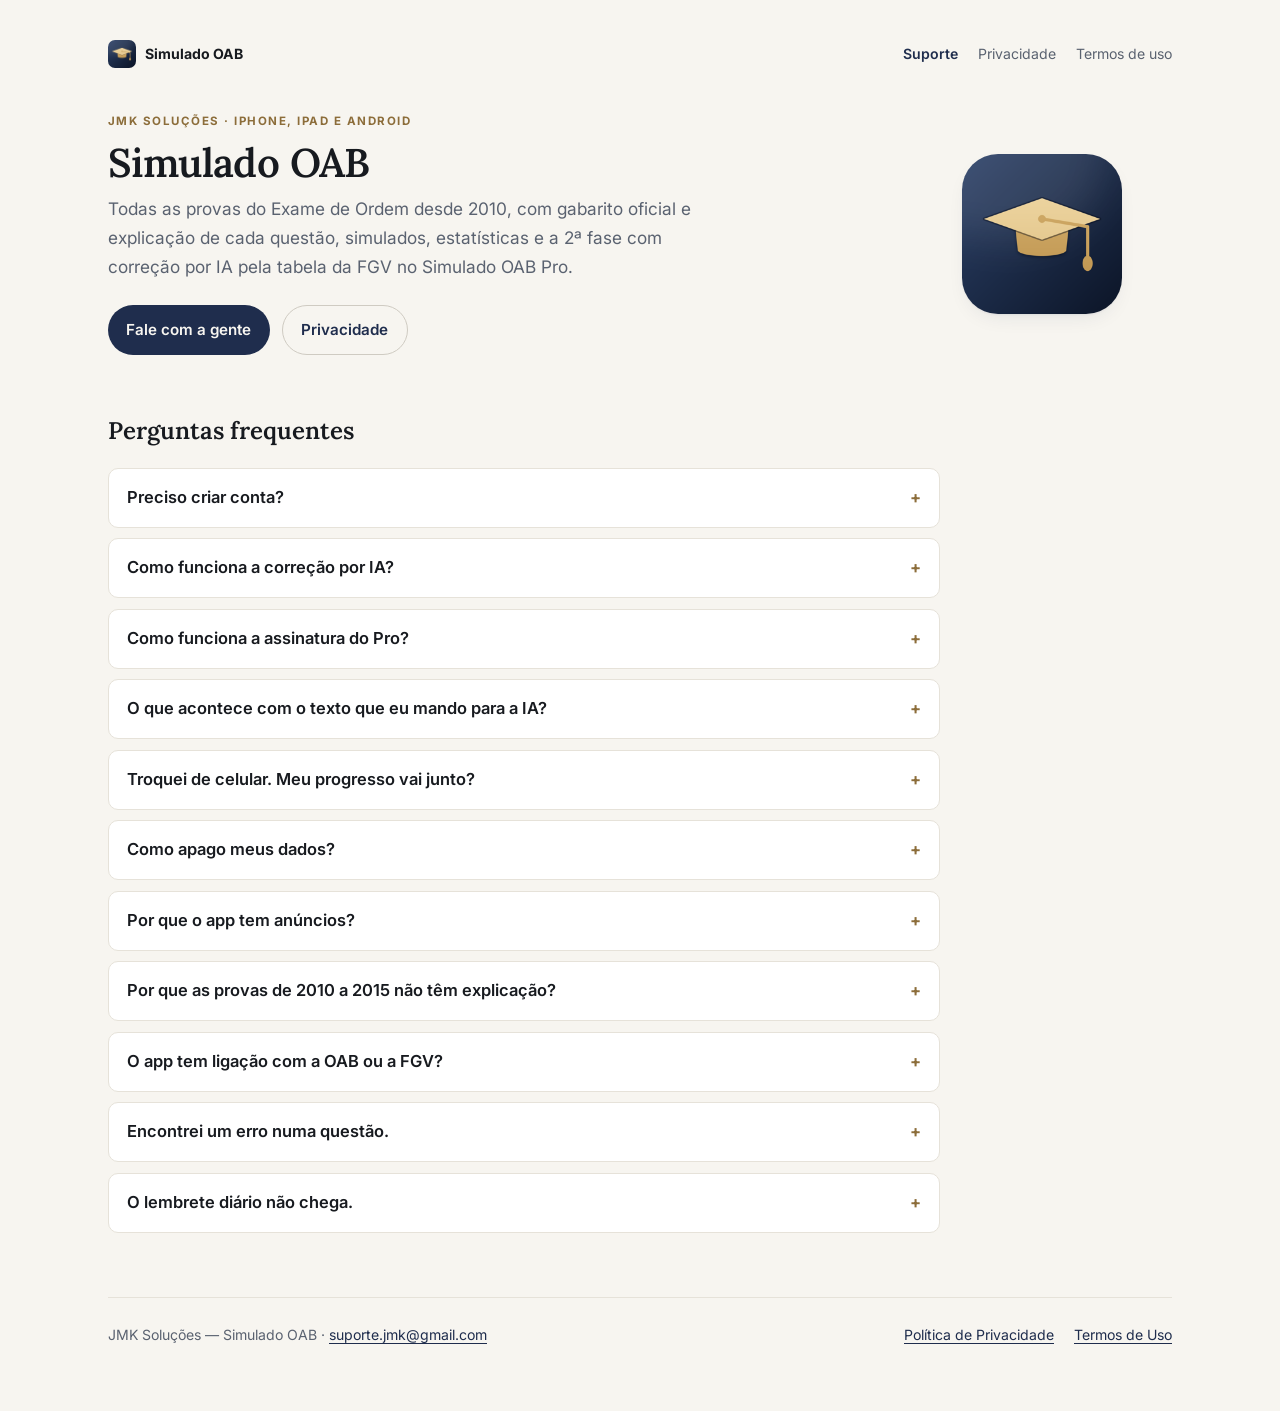
<file: index.html>
<!DOCTYPE html>
<html lang="pt-BR">
<head>
<meta charset="utf-8">
<meta name="viewport" content="width=device-width, initial-scale=1">
<title>Simulado OAB — Suporte</title>
<meta name="description" content="Suporte do Simulado OAB, app de estudo para o Exame de Ordem: perguntas frequentes, contato, privacidade e termos de uso.">
<meta name="color-scheme" content="light dark">
<link rel="icon" href="icone.png">
<link rel="apple-touch-icon" href="icone.png">
<link rel="preconnect" href="https://fonts.googleapis.com">
<link rel="preconnect" href="https://fonts.gstatic.com" crossorigin>
<link href="https://fonts.googleapis.com/css2?family=Inter:wght@400;500;600;700&family=Lora:wght@500;600;700&display=swap" rel="stylesheet">
<link rel="stylesheet" href="estilo.css?v=2">
</head>
<body>
<div class="pagina">

<nav class="navega" aria-label="Páginas do Simulado OAB">
  <a class="marca-app" href="./"><img src="icone.png" alt="">Simulado OAB</a>
  <a href="./" aria-current="page">Suporte</a>
  <a href="privacy-policy.html">Privacidade</a>
  <a href="termos-de-uso.html">Termos de uso</a>
</nav>

<header class="heroi">
  <div>
    <p class="sobrescrito">JMK Soluções · iPhone, iPad e Android</p>
    <h1>Simulado OAB</h1>
    <p class="lead">
      Todas as provas do Exame de Ordem desde 2010, com gabarito oficial e
      explicação de cada questão, simulados, estatísticas e a 2ª fase com
      correção por IA pela tabela da FGV no Simulado OAB Pro.
    </p>
    <div class="acoes">
      <a class="botao" href="mailto:suporte.jmk@gmail.com?subject=Simulado%20OAB">Fale com a gente</a>
      <a class="botao secundario" href="privacy-policy.html">Privacidade</a>
    </div>
  </div>
  <img class="icone-grande" src="icone.png" alt="Ícone do Simulado OAB">
</header>

<section class="perguntas" aria-labelledby="titulo-perguntas">
  <h2 id="titulo-perguntas">Perguntas frequentes</h2>

  <details class="pergunta">
    <summary>Preciso criar conta?</summary>
    <div class="resposta">
      <p>Não. O app funciona sem cadastro: você não informa nome, e-mail nem
      senha. Seu progresso fica salvo no próprio aparelho.</p>
    </div>
  </details>

  <details class="pergunta">
    <summary>Como funciona a correção por IA?</summary>
    <div class="resposta">
      <p>Na 2ª fase, escreva sua peça ou questão e toque em <strong>Corrigir
      com IA</strong>. A IA dá nota a cada item da tabela de pontos que a FGV
      publicou para aquela prova, mostra o trecho que valeu ponto e explica
      como chegar à nota cheia.</p>
      <p>A correção por IA faz parte do <strong>Simulado OAB Pro</strong>: até
      10 correções por dia, que voltam à meia-noite (horário de Brasília). Sem
      assinar, você tem o padrão de resposta da FGV e pode corrigir sozinho. A
      nota é uma estimativa para treinar — não é a nota oficial da banca.</p>
    </div>
  </details>

  <details class="pergunta">
    <summary>Como funciona a assinatura do Pro?</summary>
    <div class="resposta">
      <p>O Simulado OAB Pro tem plano mensal e anual, sem teste grátis. Ele
      inclui a correção por IA (até 10 por dia), a explicação de por que cada
      alternativa errada está errada e o app sem anúncios.</p>
      <p>A assinatura renova sozinha e é gerenciada na sua conta da loja: para
      cancelar ou trocar de plano no iPhone, vá em <span class="caminho">Ajustes
      → seu nome → Assinaturas</span>. Trocou de aparelho ou reinstalou o app?
      Toque em <strong>Restaurar compra</strong> na tela do Pro.</p>
    </div>
  </details>

  <details class="pergunta">
    <summary>O que acontece com o texto que eu mando para a IA?</summary>
    <div class="resposta">
      <p>Ele vai para a IA Claude, da Anthropic, só para ser corrigido, e
      volta com a nota. Nós não guardamos o texto, e a Anthropic não o usa
      para treinar a IA. Os detalhes estão na
      <a href="privacy-policy.html#ia">Política de Privacidade</a>.</p>
    </div>
  </details>

  <details class="pergunta">
    <summary>Troquei de celular. Meu progresso vai junto?</summary>
    <div class="resposta">
      <p>O progresso fica no aparelho. Ele vai junto se você restaurar o
      backup do iCloud (iPhone) ou do Google (Android) no celular novo. Não há
      sincronização entre aparelhos ao mesmo tempo.</p>
    </div>
  </details>

  <details class="pergunta">
    <summary>Como apago meus dados?</summary>
    <div class="resposta">
      <p>No app, vá em <span class="caminho">Início → Ajustes → Apagar todo o
      progresso</span>. Isso remove tudo do aparelho e, com internet, o
      vínculo com a sua assinatura no nosso servidor — mas não cancela a
      assinatura do Pro, que é cancelada na conta da loja. Para parar de enviar
      estatísticas de uso, desligue <strong>Enviar estatísticas de uso e
      erros</strong> na mesma tela.</p>
    </div>
  </details>

  <details class="pergunta">
    <summary>Por que o app tem anúncios?</summary>
    <div class="resposta">
      <p>Os anúncios pagam o app gratuito; quem assina o Simulado OAB Pro não
      vê anúncios. Não há anúncio enquanto você
      escreve as respostas da 2ª fase, e o de tela cheia nunca interrompe uma
      prova completa. Nada do que você escreve vai para os anúncios. No
      iPhone, eles só são personalizados se você permitir o rastreamento. Os
      detalhes estão na
      <a href="privacy-policy.html#anuncios">Política de Privacidade</a>.</p>
    </div>
  </details>

  <details class="pergunta">
    <summary>Por que as provas de 2010 a 2015 não têm explicação?</summary>
    <div class="resposta">
      <p>Elas foram feitas com leis que mudaram depois — o CPC de 1973, o
      Código de Ética antigo, a CLT de antes da Reforma Trabalhista. A
      resposta delas segue a lei da época e pode não valer hoje. Elas
      continuam no app para quem quiser praticar, marcadas como "prova
      antiga", e ficam fora dos treinos automáticos.</p>
    </div>
  </details>

  <details class="pergunta">
    <summary>O app tem ligação com a OAB ou a FGV?</summary>
    <div class="resposta">
      <p>Não. O Simulado OAB é independente. As provas e os gabaritos vêm dos
      documentos públicos da FGV, com indicação da fonte.</p>
    </div>
  </details>

  <details class="pergunta">
    <summary>Encontrei um erro numa questão.</summary>
    <div class="resposta">
      <p>Obrigado! Escreva para
      <a href="mailto:suporte.jmk@gmail.com?subject=Simulado%20OAB%20-%20erro%20em%20quest%C3%A3o">suporte.jmk@gmail.com</a>
      dizendo o exame e o número da questão. Corrigimos na próxima
      atualização.</p>
    </div>
  </details>

  <details class="pergunta">
    <summary>O lembrete diário não chega.</summary>
    <div class="resposta">
      <p>Confira se as notificações do app estão liberadas nos ajustes do
      aparelho (iPhone: Ajustes › Notificações › Simulado OAB). O lembrete
      não chega nos dias em que você já estudou.</p>
    </div>
  </details>
</section>

<footer>
  <span>JMK Soluções — Simulado OAB · <a href="mailto:suporte.jmk@gmail.com">suporte.jmk@gmail.com</a></span>
  <nav aria-label="Rodapé">
    <a href="privacy-policy.html">Política de Privacidade</a>
    <a href="termos-de-uso.html">Termos de Uso</a>
  </nav>
</footer>

</div>
</body>
</html>
</file>
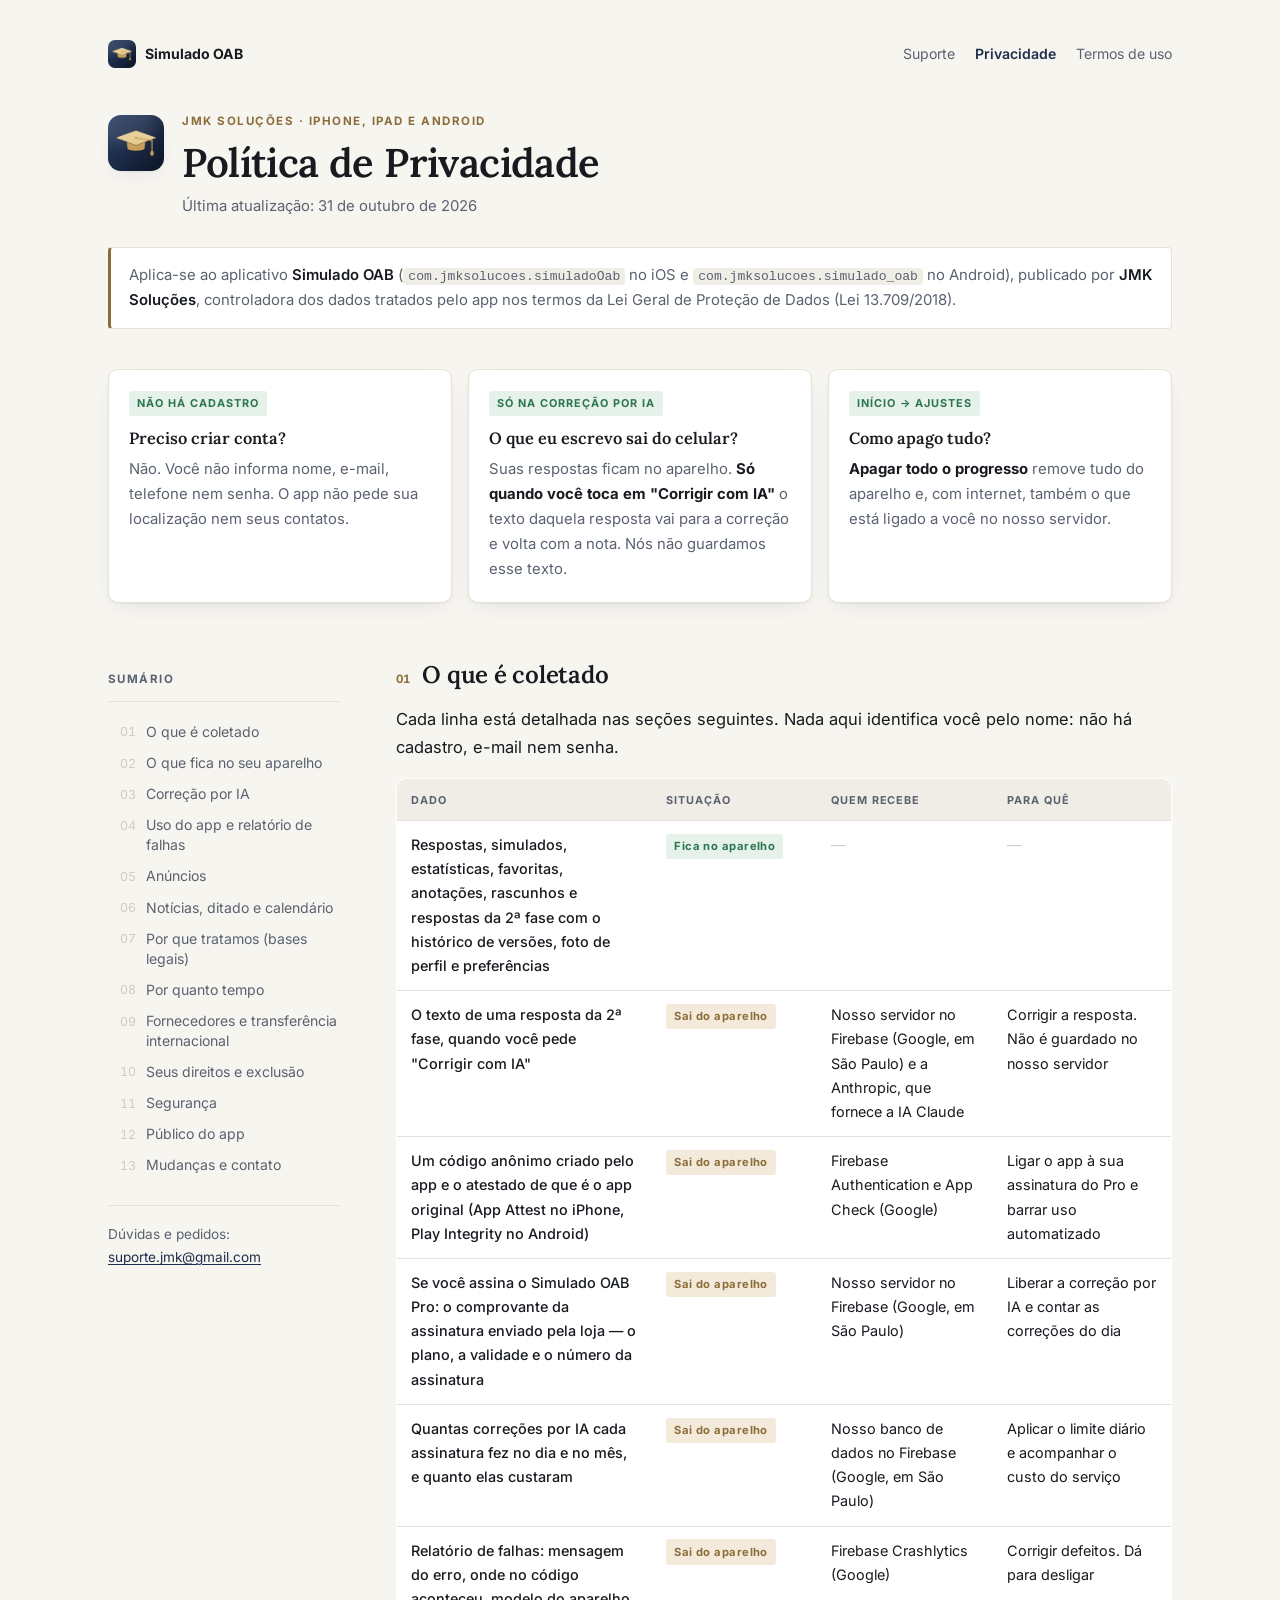
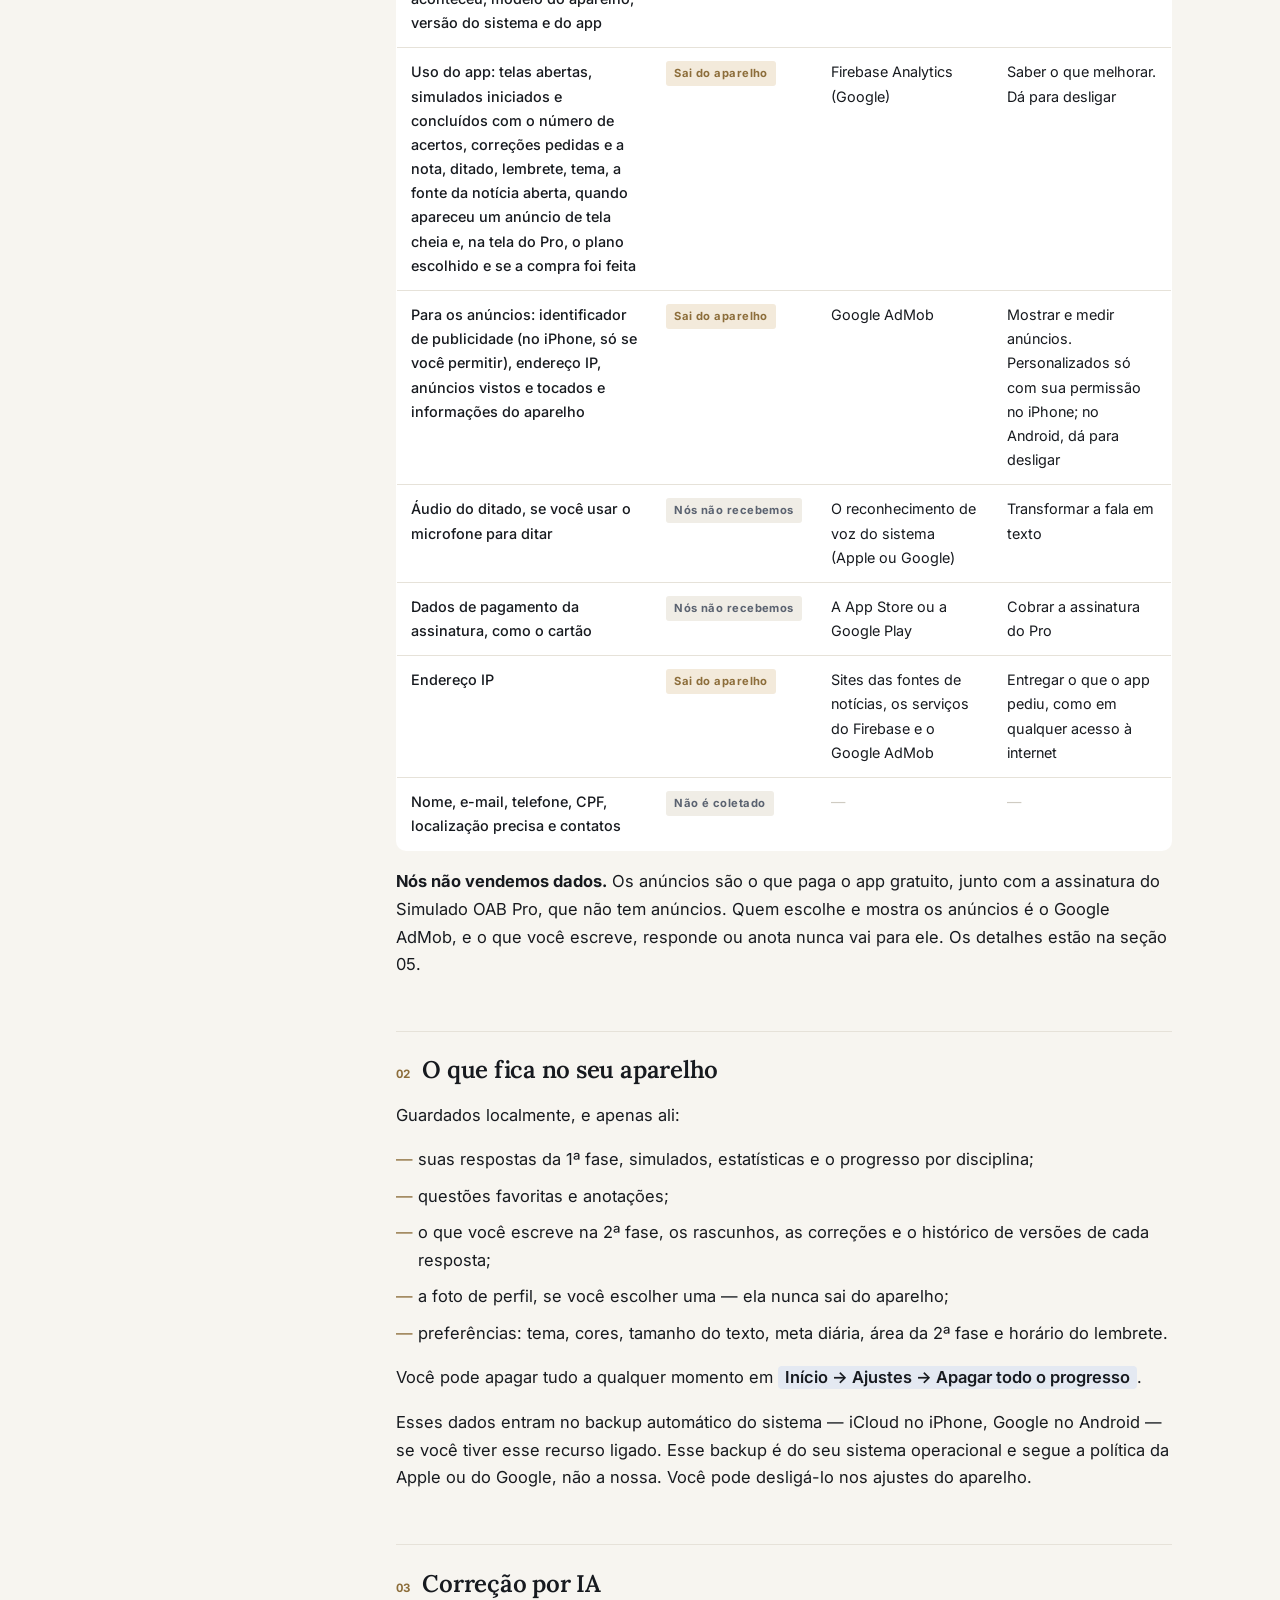
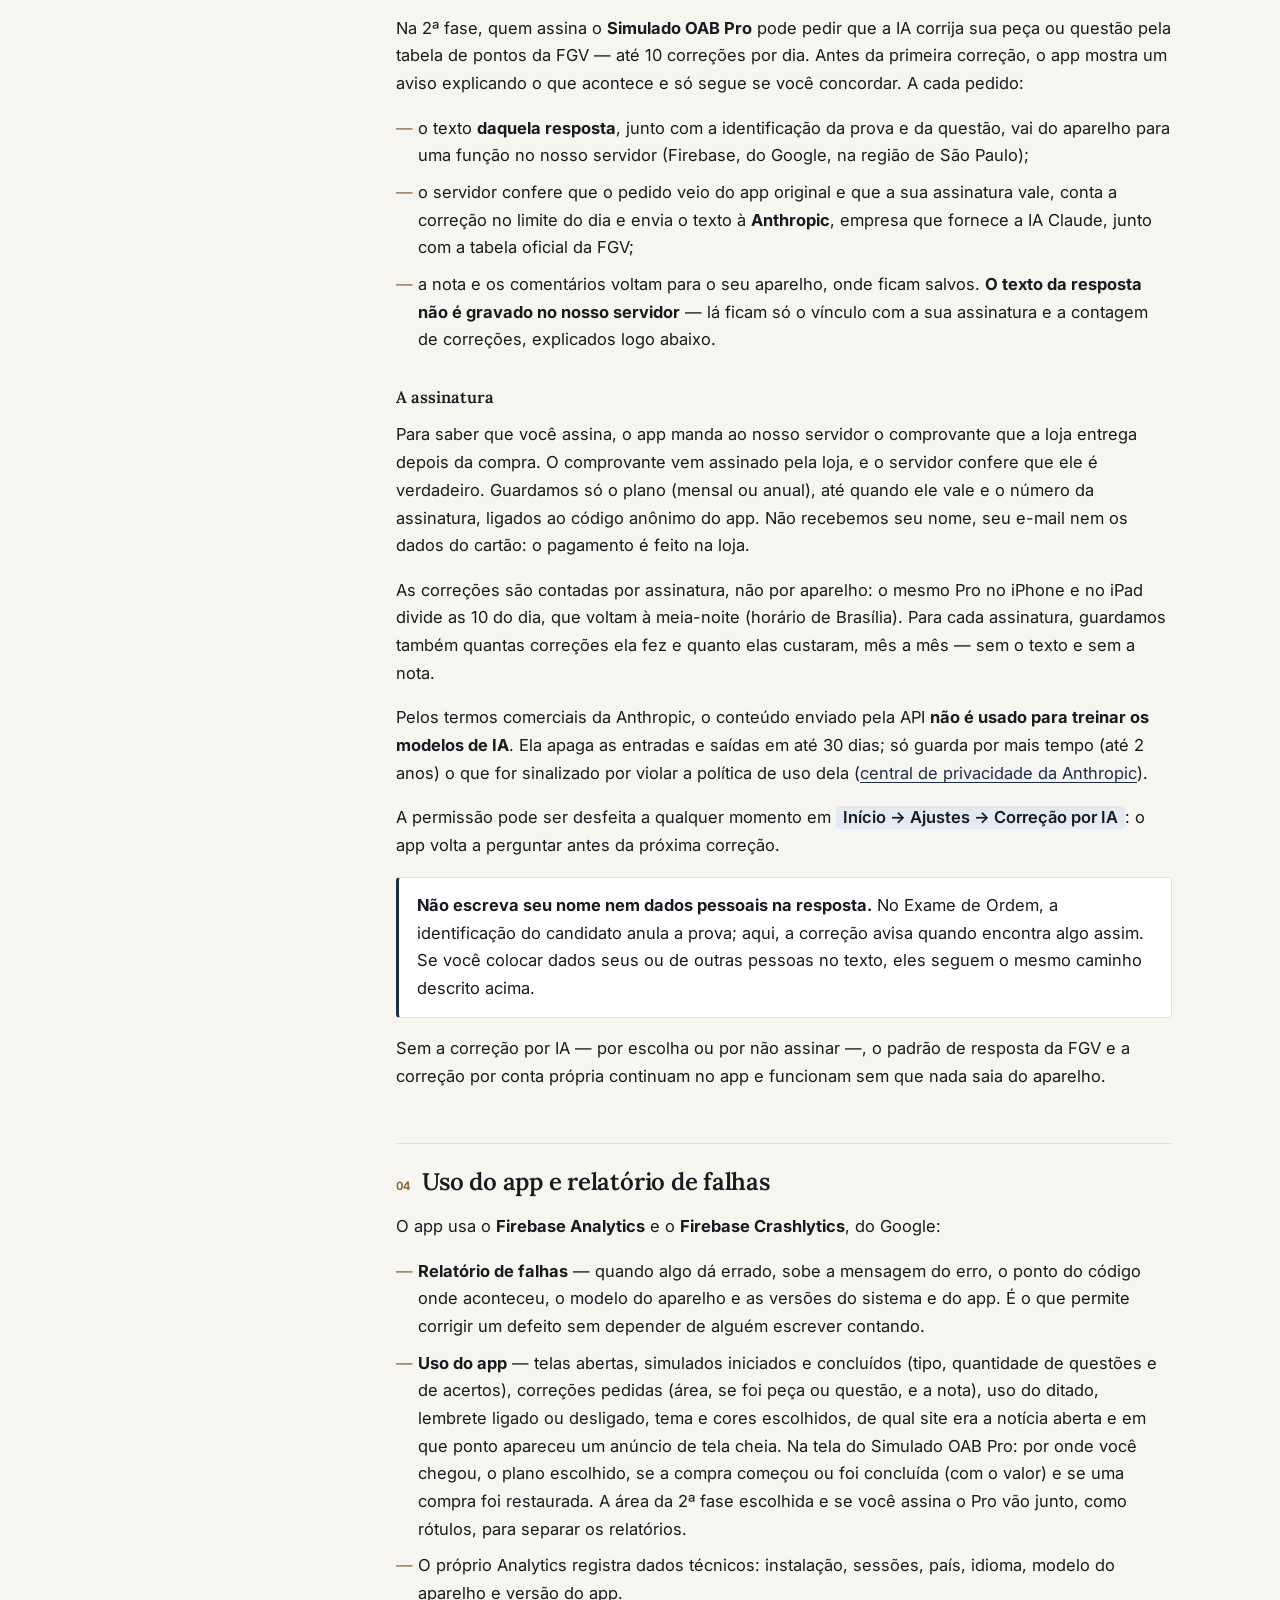
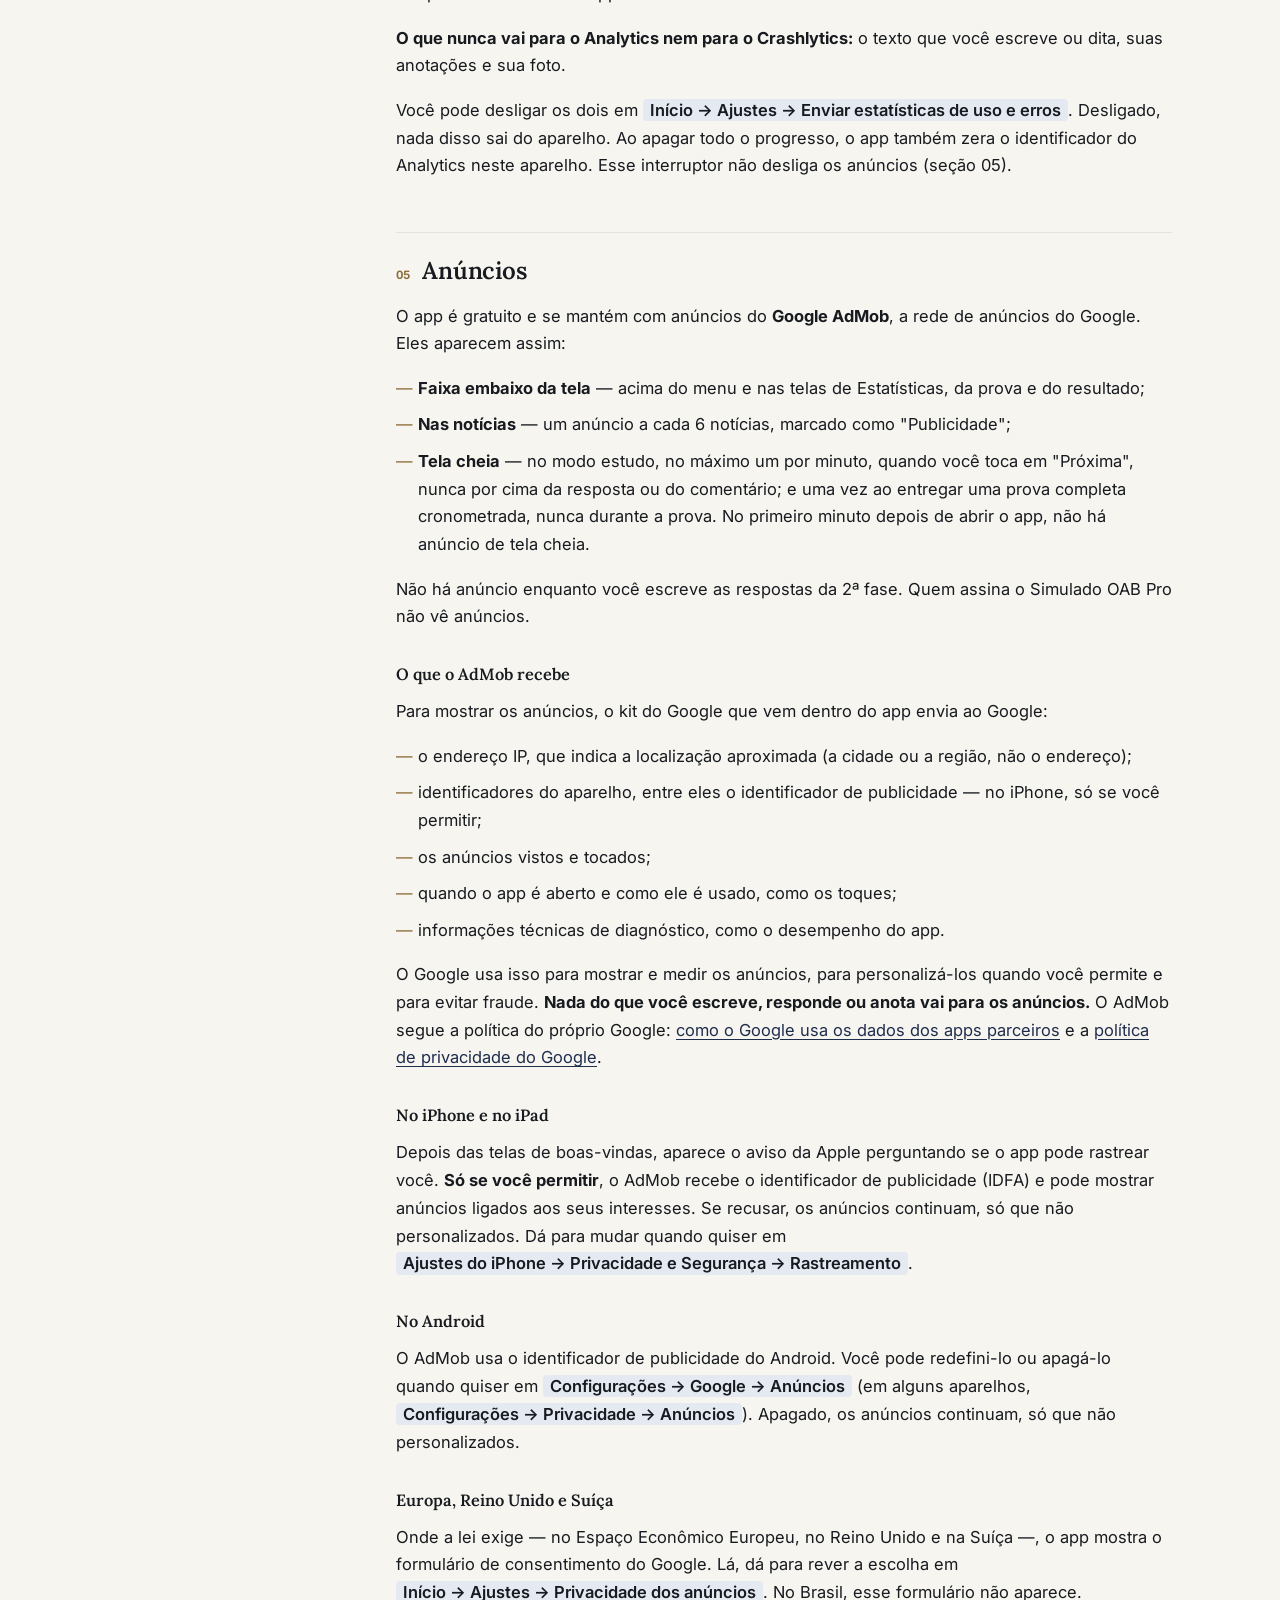
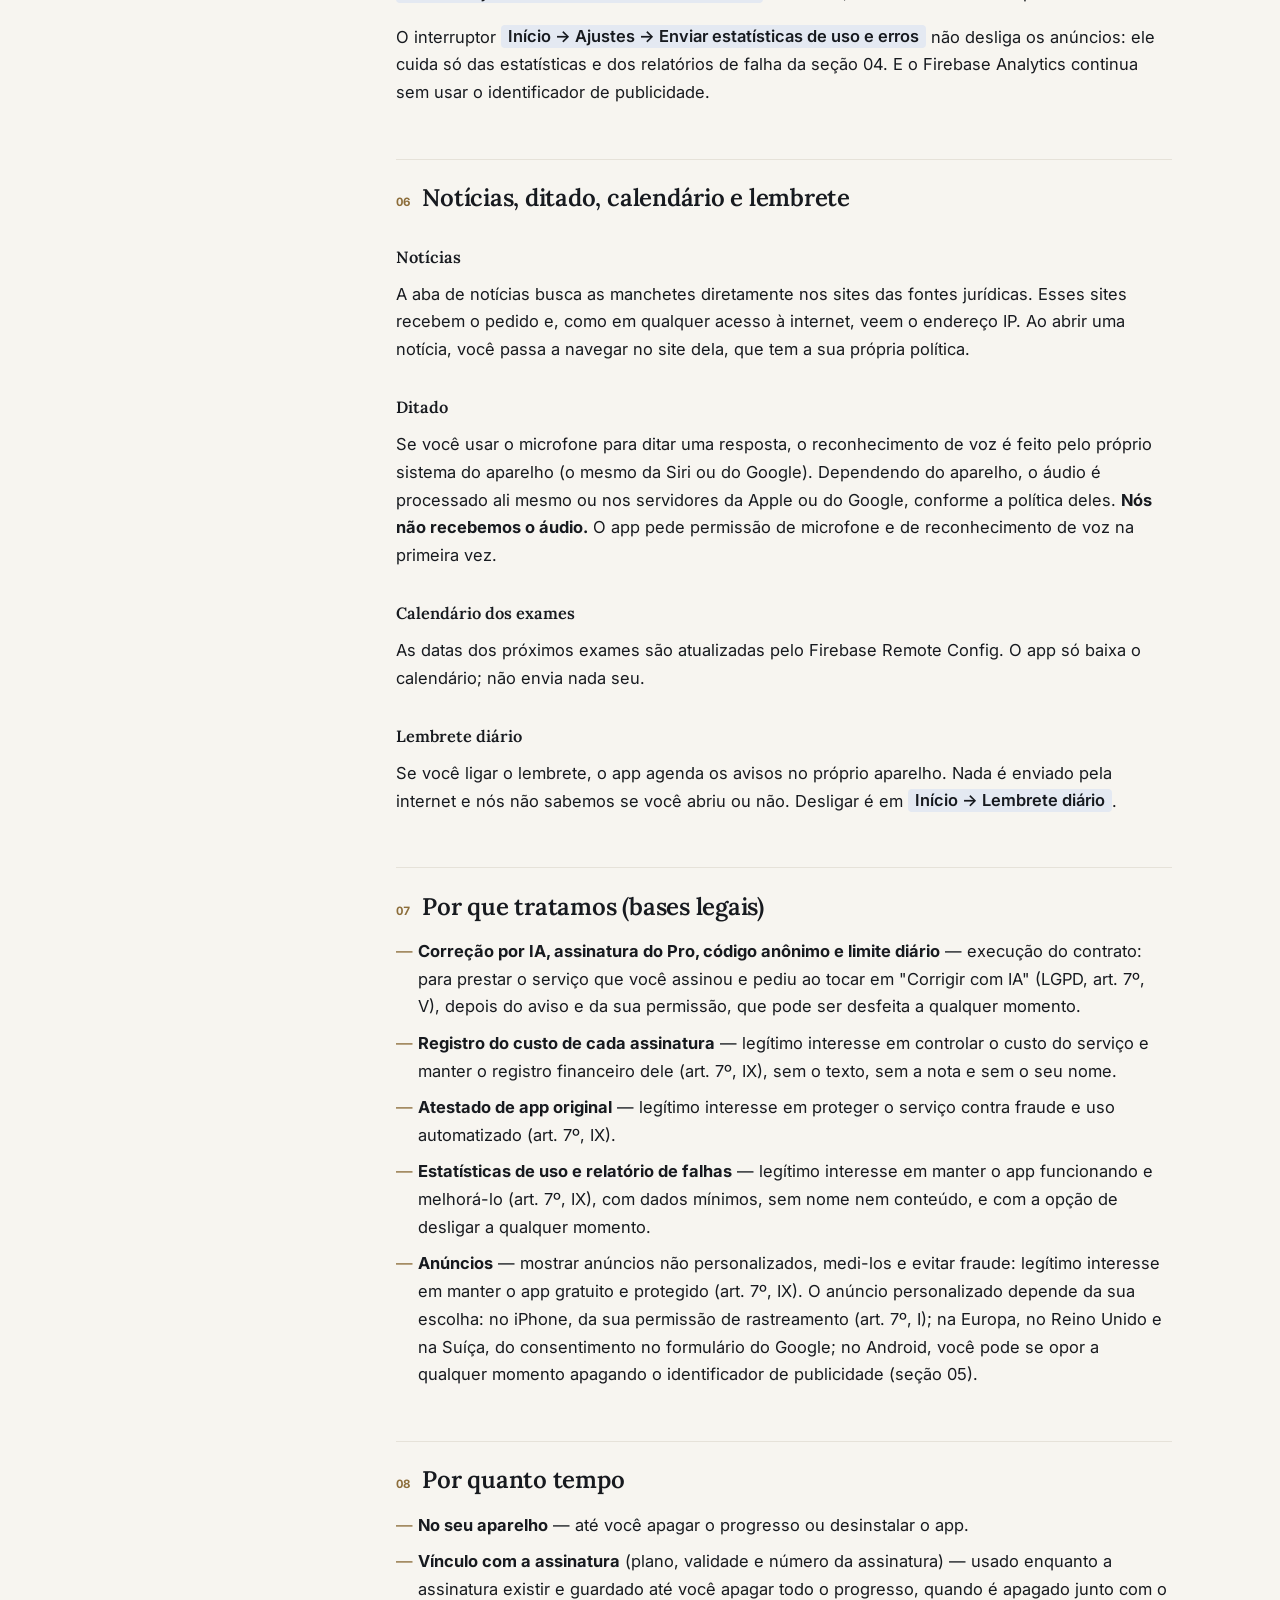
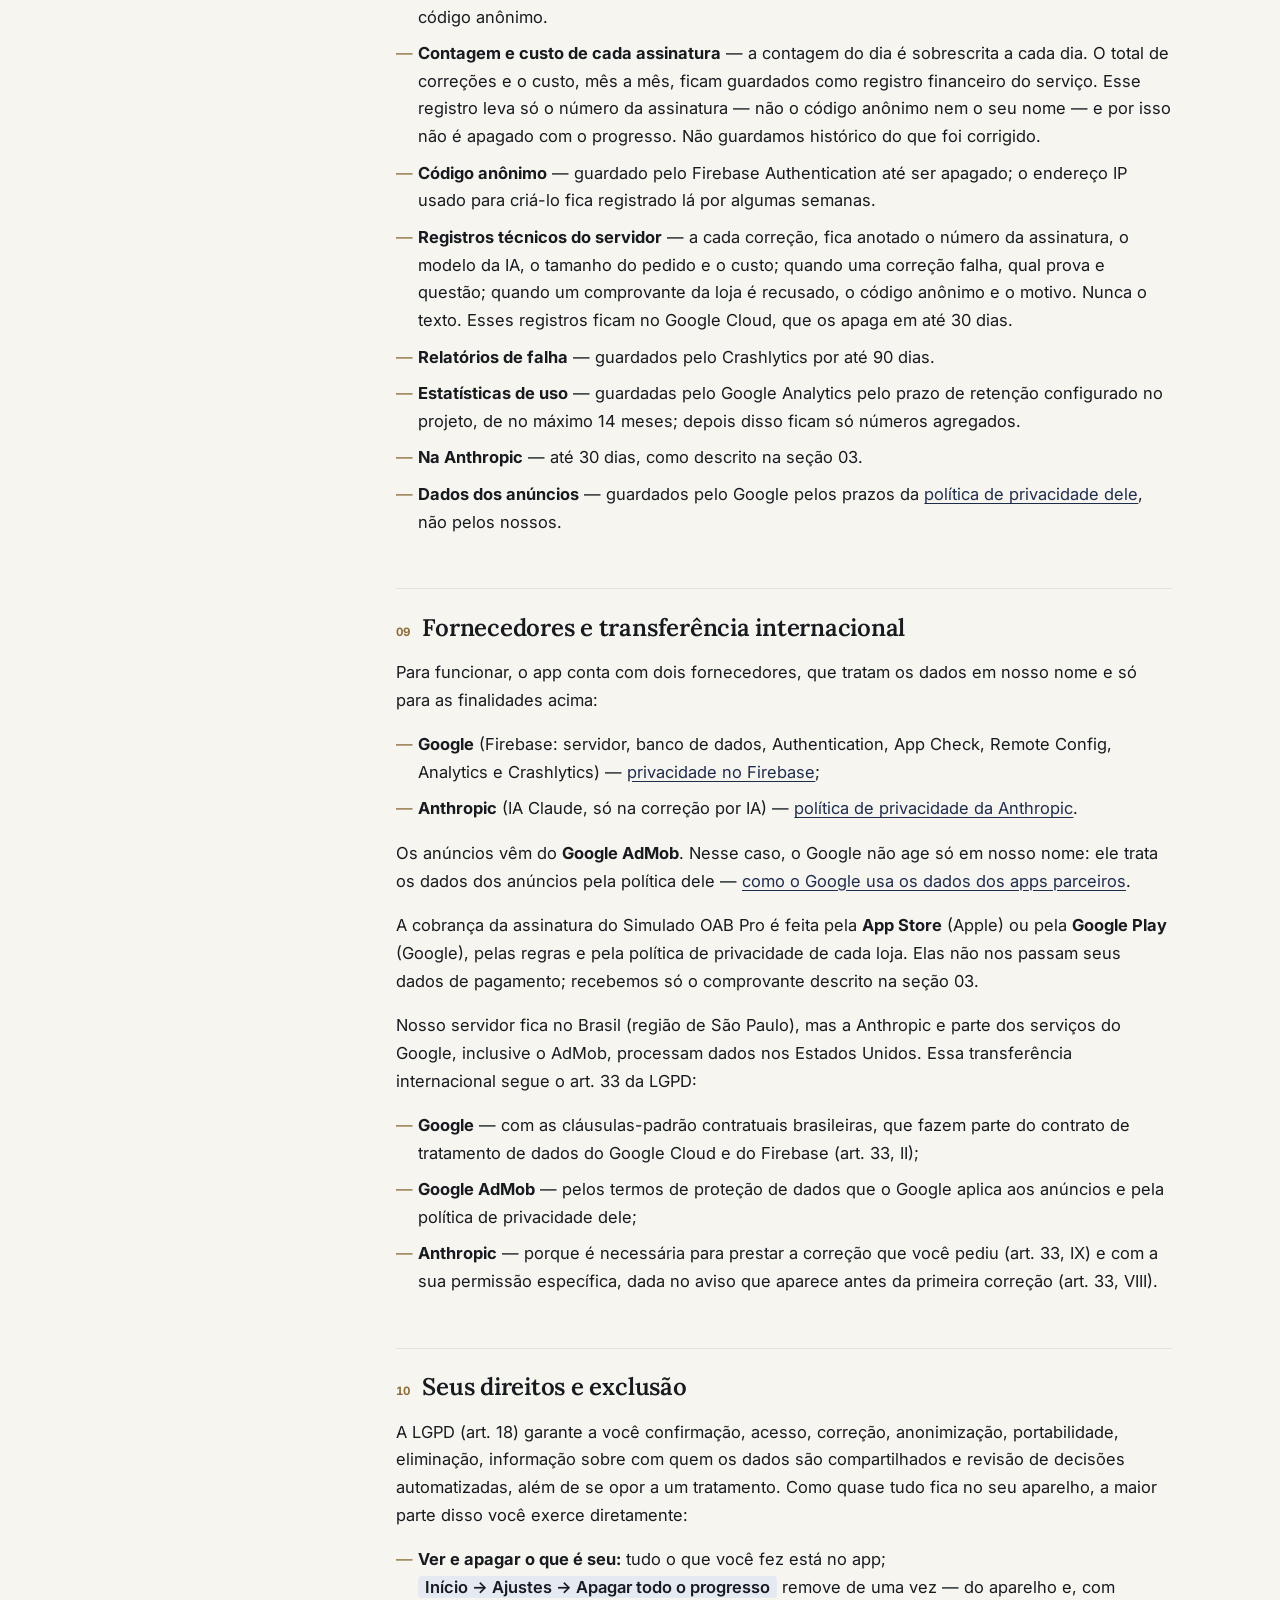
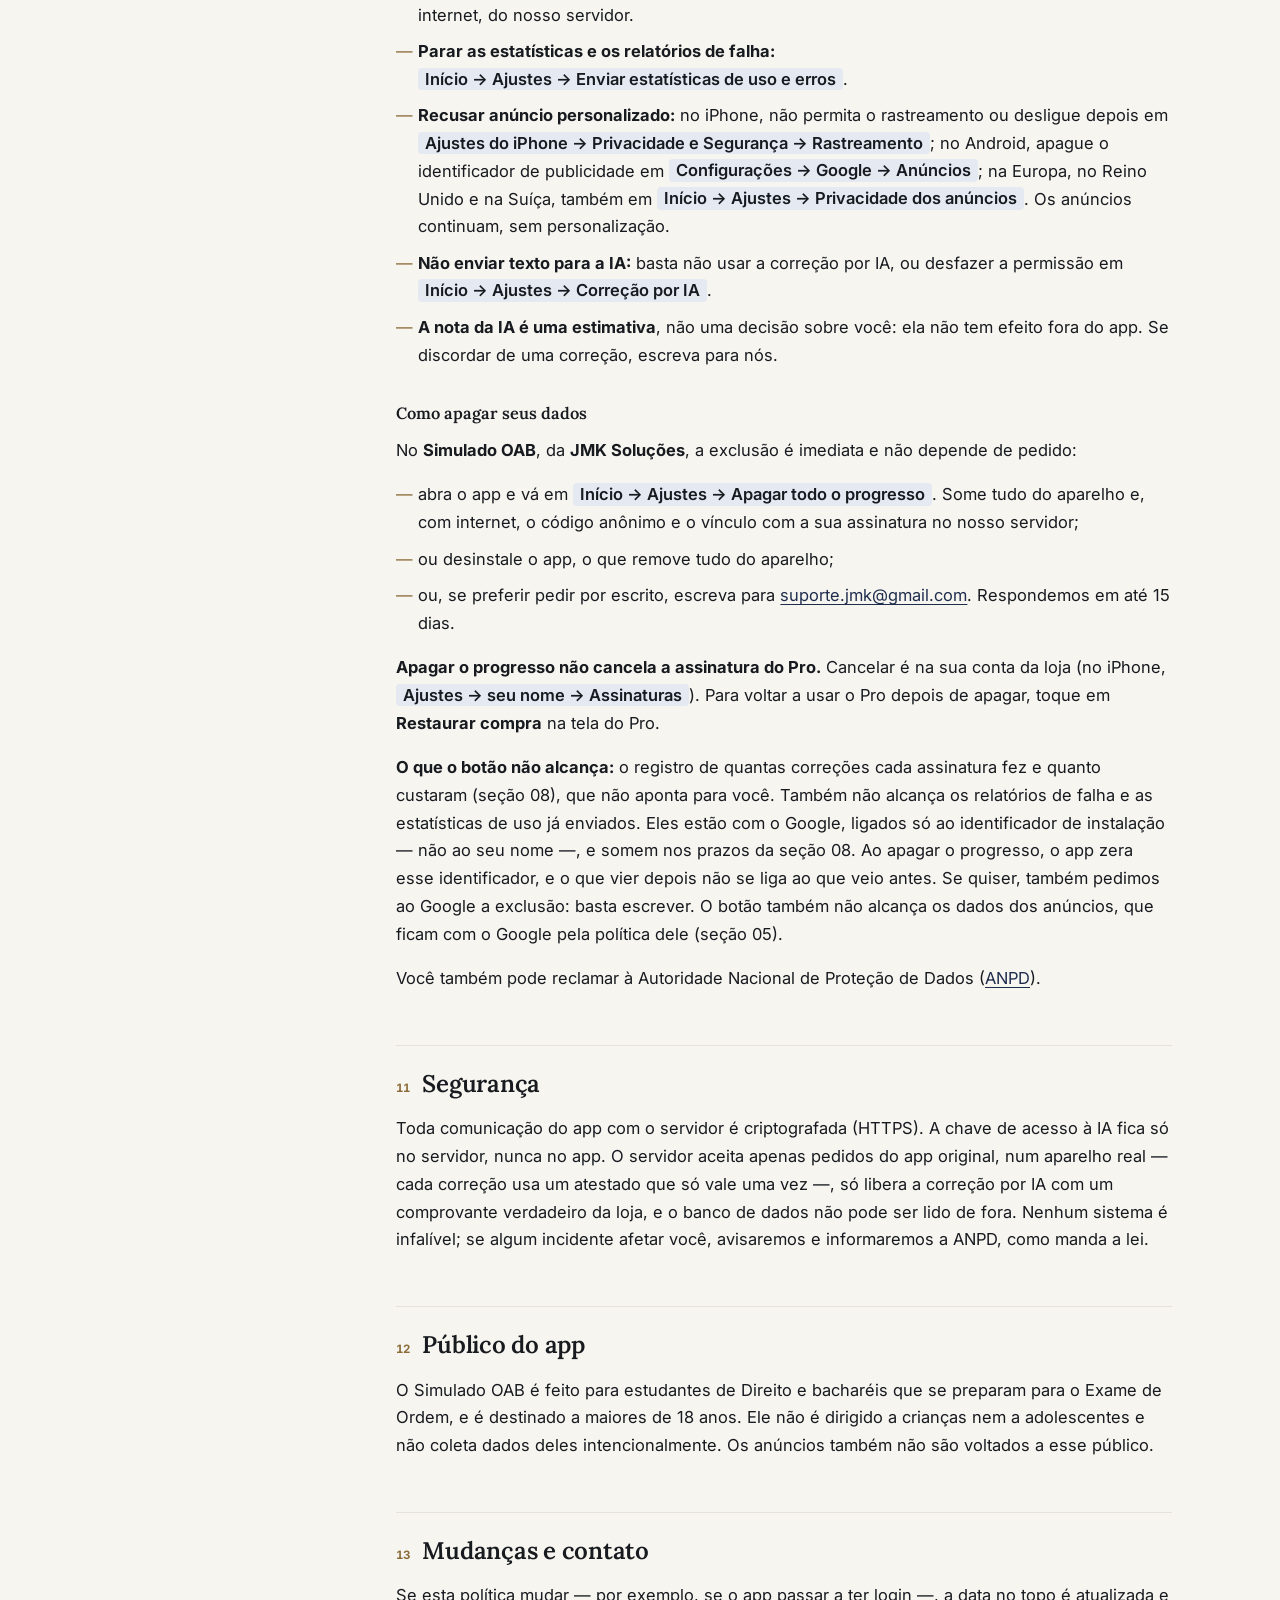
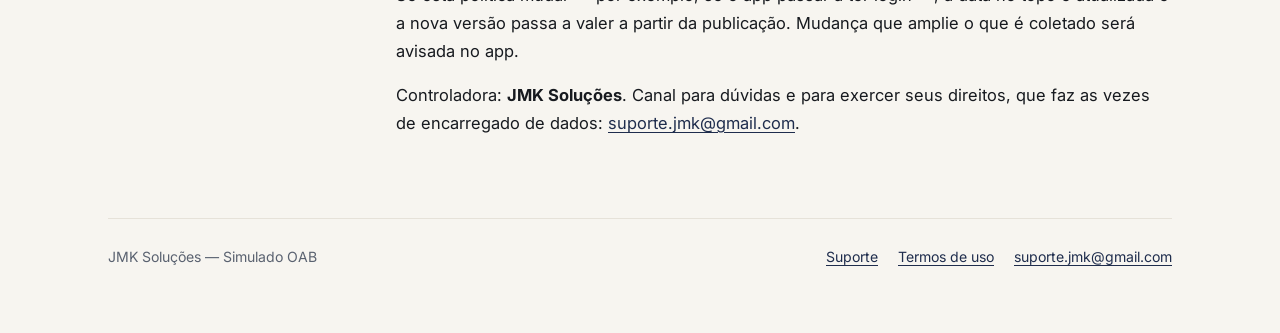
<file: privacy-policy.html>
<!DOCTYPE html>
<html lang="pt-BR">
<head>
<meta charset="utf-8">
<meta name="viewport" content="width=device-width, initial-scale=1">
<title>Política de Privacidade — Simulado OAB</title>
<meta name="description" content="Política de privacidade do aplicativo Simulado OAB, da JMK Soluções: o que fica no aparelho, o que sai, para quem e como apagar.">
<meta name="color-scheme" content="light dark">
<link rel="icon" href="icone.png">
<link rel="apple-touch-icon" href="icone.png">
<link rel="preconnect" href="https://fonts.googleapis.com">
<link rel="preconnect" href="https://fonts.gstatic.com" crossorigin>
<link href="https://fonts.googleapis.com/css2?family=Inter:wght@400;500;600;700&family=Lora:wght@500;600;700&display=swap" rel="stylesheet">
<link rel="stylesheet" href="estilo.css?v=2">
</head>
<body>
<div class="pagina">

<nav class="navega" aria-label="Páginas do Simulado OAB">
  <a class="marca-app" href="./"><img src="icone.png" alt="">Simulado OAB</a>
  <a href="./">Suporte</a>
  <a href="privacy-policy.html" aria-current="page">Privacidade</a>
  <a href="termos-de-uso.html">Termos de uso</a>
</nav>

<header class="topo">
  <img class="selo" src="icone.png" alt="Ícone do Simulado OAB">
  <div>
    <p class="sobrescrito">JMK Soluções · iPhone, iPad e Android</p>
    <h1>Política de Privacidade</h1>
    <p class="data">Última atualização: 31 de outubro de 2026</p>
  </div>
</header>

<p class="aplica">
  Aplica-se ao aplicativo <strong>Simulado OAB</strong>
  (<code>com.jmksolucoes.simuladoOab</code> no iOS e
  <code>com.jmksolucoes.simulado_oab</code> no Android), publicado por
  <strong>JMK Soluções</strong>, controladora dos dados tratados pelo app nos
  termos da Lei Geral de Proteção de Dados (Lei 13.709/2018).
</p>

<div class="rapidas">
  <div class="rapida">
    <span class="veredito">Não há cadastro</span>
    <h2>Preciso criar conta?</h2>
    <p>Não. Você não informa nome, e-mail, telefone nem senha. O app não pede
    sua localização nem seus contatos.</p>
  </div>
  <div class="rapida">
    <span class="veredito">Só na correção por IA</span>
    <h2>O que eu escrevo sai do celular?</h2>
    <p>Suas respostas ficam no aparelho. <strong>Só quando você toca em
    "Corrigir com IA"</strong> o texto daquela resposta vai para a correção e
    volta com a nota. Nós não guardamos esse texto.</p>
  </div>
  <div class="rapida">
    <span class="veredito">Início → Ajustes</span>
    <h2>Como apago tudo?</h2>
    <p><strong>Apagar todo o progresso</strong> remove tudo do aparelho e,
    com internet, também o que está ligado a você no nosso servidor.</p>
  </div>
</div>

<div class="corpo">

  <!-- Nasce aberto de propósito: sem JavaScript, o sumário continua visível.
       O script fecha no celular, não o contrário. -->
  <details class="sumario" id="sumario" open>
    <summary>Sumário</summary>
    <nav aria-label="Sumário">
      <ol>
        <li><a href="#coleta">O que é coletado</a></li>
        <li><a href="#aparelho">O que fica no seu aparelho</a></li>
        <li><a href="#ia">Correção por IA</a></li>
        <li><a href="#uso">Uso do app e relatório de falhas</a></li>
        <li><a href="#anuncios">Anúncios</a></li>
        <li><a href="#outros">Notícias, ditado e calendário</a></li>
        <li><a href="#bases">Por que tratamos (bases legais)</a></li>
        <li><a href="#prazos">Por quanto tempo</a></li>
        <li><a href="#exterior">Fornecedores e transferência internacional</a></li>
        <li><a href="#direitos">Seus direitos e exclusão</a></li>
        <li><a href="#seguranca">Segurança</a></li>
        <li><a href="#publico">Público do app</a></li>
        <li><a href="#mudancas">Mudanças e contato</a></li>
      </ol>
    </nav>
    <p class="contato-lateral">
      Dúvidas e pedidos: <a href="mailto:suporte.jmk@gmail.com">suporte.jmk@gmail.com</a>
    </p>
  </details>

  <main class="texto">

    <section id="coleta">
      <h2><span class="num">01</span> O que é coletado</h2>
      <p>
        Cada linha está detalhada nas seções seguintes. Nada aqui identifica
        você pelo nome: não há cadastro, e-mail nem senha.
      </p>
      <div class="envolve-tabela">
        <table>
          <thead>
            <tr><th>Dado</th><th>Situação</th><th>Quem recebe</th><th>Para quê</th></tr>
          </thead>
          <tbody>
            <tr>
              <td>Respostas, simulados, estatísticas, favoritas, anotações, rascunhos e respostas da 2ª fase com o histórico de versões, foto de perfil e preferências</td>
              <td data-rotulo="Situação"><span class="marca-situacao fica">Fica no aparelho</span></td>
              <td data-rotulo="Quem recebe" class="esconde-vazio"><span class="vazio">—</span></td>
              <td data-rotulo="Para quê" class="esconde-vazio"><span class="vazio">—</span></td>
            </tr>
            <tr>
              <td>O texto de uma resposta da 2ª fase, quando você pede "Corrigir com IA"</td>
              <td data-rotulo="Situação"><span class="marca-situacao sai">Sai do aparelho</span></td>
              <td data-rotulo="Quem recebe">Nosso servidor no Firebase (Google, em São Paulo) e a Anthropic, que fornece a IA Claude</td>
              <td data-rotulo="Para quê">Corrigir a resposta. Não é guardado no nosso servidor</td>
            </tr>
            <tr>
              <td>Um código anônimo criado pelo app e o atestado de que é o app original (App Attest no iPhone, Play Integrity no Android)</td>
              <td data-rotulo="Situação"><span class="marca-situacao sai">Sai do aparelho</span></td>
              <td data-rotulo="Quem recebe">Firebase Authentication e App Check (Google)</td>
              <td data-rotulo="Para quê">Ligar o app à sua assinatura do Pro e barrar uso automatizado</td>
            </tr>
            <tr>
              <td>Se você assina o Simulado OAB Pro: o comprovante da assinatura enviado pela loja — o plano, a validade e o número da assinatura</td>
              <td data-rotulo="Situação"><span class="marca-situacao sai">Sai do aparelho</span></td>
              <td data-rotulo="Quem recebe">Nosso servidor no Firebase (Google, em São Paulo)</td>
              <td data-rotulo="Para quê">Liberar a correção por IA e contar as correções do dia</td>
            </tr>
            <tr>
              <td>Quantas correções por IA cada assinatura fez no dia e no mês, e quanto elas custaram</td>
              <td data-rotulo="Situação"><span class="marca-situacao sai">Sai do aparelho</span></td>
              <td data-rotulo="Quem recebe">Nosso banco de dados no Firebase (Google, em São Paulo)</td>
              <td data-rotulo="Para quê">Aplicar o limite diário e acompanhar o custo do serviço</td>
            </tr>
            <tr>
              <td>Relatório de falhas: mensagem do erro, onde no código aconteceu, modelo do aparelho, versão do sistema e do app</td>
              <td data-rotulo="Situação"><span class="marca-situacao sai">Sai do aparelho</span></td>
              <td data-rotulo="Quem recebe">Firebase Crashlytics (Google)</td>
              <td data-rotulo="Para quê">Corrigir defeitos. Dá para desligar</td>
            </tr>
            <tr>
              <td>Uso do app: telas abertas, simulados iniciados e concluídos com o número de acertos, correções pedidas e a nota, ditado, lembrete, tema, a fonte da notícia aberta, quando apareceu um anúncio de tela cheia e, na tela do Pro, o plano escolhido e se a compra foi feita</td>
              <td data-rotulo="Situação"><span class="marca-situacao sai">Sai do aparelho</span></td>
              <td data-rotulo="Quem recebe">Firebase Analytics (Google)</td>
              <td data-rotulo="Para quê">Saber o que melhorar. Dá para desligar</td>
            </tr>
            <tr>
              <td>Para os anúncios: identificador de publicidade (no iPhone, só se você permitir), endereço IP, anúncios vistos e tocados e informações do aparelho</td>
              <td data-rotulo="Situação"><span class="marca-situacao sai">Sai do aparelho</span></td>
              <td data-rotulo="Quem recebe">Google AdMob</td>
              <td data-rotulo="Para quê">Mostrar e medir anúncios. Personalizados só com sua permissão no iPhone; no Android, dá para desligar</td>
            </tr>
            <tr>
              <td>Áudio do ditado, se você usar o microfone para ditar</td>
              <td data-rotulo="Situação"><span class="marca-situacao nao">Nós não recebemos</span></td>
              <td data-rotulo="Quem recebe">O reconhecimento de voz do sistema (Apple ou Google)</td>
              <td data-rotulo="Para quê">Transformar a fala em texto</td>
            </tr>
            <tr>
              <td>Dados de pagamento da assinatura, como o cartão</td>
              <td data-rotulo="Situação"><span class="marca-situacao nao">Nós não recebemos</span></td>
              <td data-rotulo="Quem recebe">A App Store ou a Google Play</td>
              <td data-rotulo="Para quê">Cobrar a assinatura do Pro</td>
            </tr>
            <tr>
              <td>Endereço IP</td>
              <td data-rotulo="Situação"><span class="marca-situacao sai">Sai do aparelho</span></td>
              <td data-rotulo="Quem recebe">Sites das fontes de notícias, os serviços do Firebase e o Google AdMob</td>
              <td data-rotulo="Para quê">Entregar o que o app pediu, como em qualquer acesso à internet</td>
            </tr>
            <tr>
              <td>Nome, e-mail, telefone, CPF, localização precisa e contatos</td>
              <td data-rotulo="Situação"><span class="marca-situacao nao">Não é coletado</span></td>
              <td data-rotulo="Quem recebe" class="esconde-vazio"><span class="vazio">—</span></td>
              <td data-rotulo="Para quê" class="esconde-vazio"><span class="vazio">—</span></td>
            </tr>
          </tbody>
        </table>
      </div>
      <p>
        <strong>Nós não vendemos dados.</strong> Os anúncios são o que paga o
        app gratuito, junto com a assinatura do Simulado OAB Pro, que não tem
        anúncios. Quem escolhe e mostra os anúncios é o Google AdMob, e o
        que você escreve, responde ou anota nunca vai para ele. Os detalhes
        estão na seção 05.
      </p>
    </section>

    <section id="aparelho">
      <h2><span class="num">02</span> O que fica no seu aparelho</h2>
      <p>Guardados localmente, e apenas ali:</p>
      <ul>
        <li>suas respostas da 1ª fase, simulados, estatísticas e o progresso
          por disciplina;</li>
        <li>questões favoritas e anotações;</li>
        <li>o que você escreve na 2ª fase, os rascunhos, as correções e o
          histórico de versões de cada resposta;</li>
        <li>a foto de perfil, se você escolher uma — ela nunca sai do
          aparelho;</li>
        <li>preferências: tema, cores, tamanho do texto, meta diária, área da
          2ª fase e horário do lembrete.</li>
      </ul>
      <p>
        Você pode apagar tudo a qualquer momento em
        <span class="caminho">Início → Ajustes → Apagar todo o progresso</span>.
      </p>
      <p>
        Esses dados entram no backup automático do sistema — iCloud no iPhone,
        Google no Android — se você tiver esse recurso ligado. Esse backup é do
        seu sistema operacional e segue a política da Apple ou do Google, não a
        nossa. Você pode desligá-lo nos ajustes do aparelho.
      </p>
    </section>

    <section id="ia">
      <h2><span class="num">03</span> Correção por IA</h2>
      <p>
        Na 2ª fase, quem assina o <strong>Simulado OAB Pro</strong> pode pedir
        que a IA corrija sua peça ou questão pela tabela de pontos da FGV —
        até 10 correções por dia. Antes da primeira correção, o app mostra um
        aviso explicando o que acontece e só segue se você concordar. A cada
        pedido:
      </p>
      <ul>
        <li>o texto <strong>daquela resposta</strong>, junto com a identificação
          da prova e da questão, vai do aparelho para uma função no nosso
          servidor (Firebase, do Google, na região de São Paulo);</li>
        <li>o servidor confere que o pedido veio do app original e que a sua
          assinatura vale, conta a correção no limite do dia e envia o texto à
          <strong>Anthropic</strong>, empresa que fornece a IA Claude, junto
          com a tabela oficial da FGV;</li>
        <li>a nota e os comentários voltam para o seu aparelho, onde ficam
          salvos. <strong>O texto da resposta não é gravado no nosso
          servidor</strong> — lá ficam só o vínculo com a sua assinatura e a
          contagem de correções, explicados logo abaixo.</li>
      </ul>
      <h3>A assinatura</h3>
      <p>
        Para saber que você assina, o app manda ao nosso servidor o
        comprovante que a loja entrega depois da compra. O comprovante vem
        assinado pela loja, e o servidor confere que ele é verdadeiro. Guardamos
        só o plano (mensal ou anual), até quando ele vale e o número da
        assinatura, ligados ao código anônimo do app. Não recebemos seu nome,
        seu e-mail nem os dados do cartão: o pagamento é feito na loja.
      </p>
      <p>
        As correções são contadas por assinatura, não por aparelho: o mesmo
        Pro no iPhone e no iPad divide as 10 do dia, que voltam à meia-noite
        (horário de Brasília). Para cada assinatura, guardamos também quantas
        correções ela fez e quanto elas custaram, mês a mês — sem o texto e
        sem a nota.
      </p>
      <p>
        Pelos termos comerciais da Anthropic, o conteúdo enviado pela API
        <strong>não é usado para treinar os modelos de IA</strong>. Ela apaga
        as entradas e saídas em até 30 dias; só guarda por mais tempo (até 2
        anos) o que for sinalizado por violar a política de uso dela
        (<a href="https://privacy.claude.com/">central de privacidade da
        Anthropic</a>).
      </p>
      <p>
        A permissão pode ser desfeita a qualquer momento em
        <span class="caminho">Início → Ajustes → Correção por IA</span>: o app
        volta a perguntar antes da próxima correção.
      </p>
      <div class="destaque">
        <p>
          <strong>Não escreva seu nome nem dados pessoais na resposta.</strong>
          No Exame de Ordem, a identificação do candidato anula a prova; aqui,
          a correção avisa quando encontra algo assim. Se você colocar dados
          seus ou de outras pessoas no texto, eles seguem o mesmo caminho
          descrito acima.
        </p>
      </div>
      <p>
        Sem a correção por IA — por escolha ou por não assinar —, o padrão de
        resposta da FGV e a correção por conta própria continuam no app e
        funcionam sem que nada saia do aparelho.
      </p>
    </section>

    <section id="uso">
      <h2><span class="num">04</span> Uso do app e relatório de falhas</h2>
      <p>
        O app usa o <strong>Firebase Analytics</strong> e o
        <strong>Firebase Crashlytics</strong>, do Google:
      </p>
      <ul>
        <li><strong>Relatório de falhas</strong> — quando algo dá errado, sobe a
          mensagem do erro, o ponto do código onde aconteceu, o modelo do
          aparelho e as versões do sistema e do app. É o que permite corrigir um
          defeito sem depender de alguém escrever contando.</li>
        <li><strong>Uso do app</strong> — telas abertas, simulados iniciados e
          concluídos (tipo, quantidade de questões e de acertos), correções
          pedidas (área, se foi peça ou questão, e a nota), uso do ditado,
          lembrete ligado ou desligado, tema e cores escolhidos, de qual site
          era a notícia aberta e em que ponto apareceu um anúncio de tela
          cheia. Na tela do Simulado OAB Pro: por onde você chegou, o plano
          escolhido, se a compra começou ou foi concluída (com o valor) e se
          uma compra foi restaurada. A área da 2ª fase escolhida e se você
          assina o Pro vão junto, como rótulos, para separar os
          relatórios.</li>
        <li>O próprio Analytics registra dados técnicos: instalação, sessões,
          país, idioma, modelo do aparelho e versão do app.</li>
      </ul>
      <p>
        <strong>O que nunca vai para o Analytics nem para o Crashlytics:</strong>
        o texto que você escreve ou dita, suas anotações e sua foto.
      </p>
      <p>
        Você pode desligar os dois em
        <span class="caminho">Início → Ajustes → Enviar estatísticas de uso e
        erros</span>. Desligado, nada disso sai do aparelho. Ao apagar todo o
        progresso, o app também zera o identificador do Analytics neste
        aparelho. Esse interruptor não desliga os anúncios (seção 05).
      </p>
    </section>

    <section id="anuncios">
      <h2><span class="num">05</span> Anúncios</h2>
      <p>
        O app é gratuito e se mantém com anúncios do
        <strong>Google AdMob</strong>, a rede de anúncios do Google. Eles
        aparecem assim:
      </p>
      <ul>
        <li><strong>Faixa embaixo da tela</strong> — acima do menu e nas telas
          de Estatísticas, da prova e do resultado;</li>
        <li><strong>Nas notícias</strong> — um anúncio a cada 6 notícias,
          marcado como "Publicidade";</li>
        <li><strong>Tela cheia</strong> — no modo estudo, no máximo um por
          minuto, quando você toca em "Próxima", nunca por cima da resposta ou
          do comentário; e uma vez ao entregar uma prova completa cronometrada,
          nunca durante a prova. No primeiro minuto depois de abrir o app, não
          há anúncio de tela cheia.</li>
      </ul>
      <p>Não há anúncio enquanto você escreve as respostas da 2ª fase. Quem
      assina o Simulado OAB Pro não vê anúncios.</p>
      <h3>O que o AdMob recebe</h3>
      <p>
        Para mostrar os anúncios, o kit do Google que vem dentro do app envia
        ao Google:
      </p>
      <ul>
        <li>o endereço IP, que indica a localização aproximada (a cidade ou a
          região, não o endereço);</li>
        <li>identificadores do aparelho, entre eles o identificador de
          publicidade — no iPhone, só se você permitir;</li>
        <li>os anúncios vistos e tocados;</li>
        <li>quando o app é aberto e como ele é usado, como os toques;</li>
        <li>informações técnicas de diagnóstico, como o desempenho do app.</li>
      </ul>
      <p>
        O Google usa isso para mostrar e medir os anúncios, para personalizá-los
        quando você permite e para evitar fraude.
        <strong>Nada do que você escreve, responde ou anota vai para os
        anúncios.</strong> O AdMob segue a política do próprio Google:
        <a href="https://policies.google.com/technologies/partner-sites">como
        o Google usa os dados dos apps parceiros</a> e a
        <a href="https://policies.google.com/privacy">política de privacidade
        do Google</a>.
      </p>
      <h3>No iPhone e no iPad</h3>
      <p>
        Depois das telas de boas-vindas, aparece o aviso da Apple perguntando se
        o app pode rastrear você. <strong>Só se você permitir</strong>, o
        AdMob recebe o identificador de publicidade (IDFA) e pode mostrar
        anúncios ligados aos seus interesses. Se recusar, os anúncios
        continuam, só que não personalizados. Dá para mudar quando quiser em
        <span class="caminho">Ajustes do iPhone → Privacidade e Segurança →
        Rastreamento</span>.
      </p>
      <h3>No Android</h3>
      <p>
        O AdMob usa o identificador de publicidade do Android. Você pode
        redefini-lo ou apagá-lo quando quiser em
        <span class="caminho">Configurações → Google → Anúncios</span> (em
        alguns aparelhos, <span class="caminho">Configurações → Privacidade →
        Anúncios</span>). Apagado, os anúncios continuam, só que não
        personalizados.
      </p>
      <h3>Europa, Reino Unido e Suíça</h3>
      <p>
        Onde a lei exige — no Espaço Econômico Europeu, no Reino Unido e na
        Suíça —, o app mostra o formulário de consentimento do Google. Lá, dá
        para rever a escolha em <span class="caminho">Início → Ajustes →
        Privacidade dos anúncios</span>. No Brasil, esse formulário não
        aparece.
      </p>
      <p>
        O interruptor <span class="caminho">Início → Ajustes → Enviar
        estatísticas de uso e erros</span> não desliga os anúncios: ele cuida
        só das estatísticas e dos relatórios de falha da seção 04. E o
        Firebase Analytics continua sem usar o identificador de publicidade.
      </p>
    </section>

    <section id="outros">
      <h2><span class="num">06</span> Notícias, ditado, calendário e lembrete</h2>
      <h3>Notícias</h3>
      <p>
        A aba de notícias busca as manchetes diretamente nos sites das fontes
        jurídicas. Esses sites recebem o pedido e, como em qualquer acesso à
        internet, veem o endereço IP. Ao abrir uma notícia, você passa a
        navegar no site dela, que tem a sua própria política.
      </p>
      <h3>Ditado</h3>
      <p>
        Se você usar o microfone para ditar uma resposta, o reconhecimento de
        voz é feito pelo próprio sistema do aparelho (o mesmo da Siri ou do
        Google). Dependendo do aparelho, o áudio é processado ali mesmo ou nos
        servidores da Apple ou do Google, conforme a política deles.
        <strong>Nós não recebemos o áudio.</strong> O app pede permissão de
        microfone e de reconhecimento de voz na primeira vez.
      </p>
      <h3>Calendário dos exames</h3>
      <p>
        As datas dos próximos exames são atualizadas pelo Firebase Remote
        Config. O app só baixa o calendário; não envia nada seu.
      </p>
      <h3>Lembrete diário</h3>
      <p>
        Se você ligar o lembrete, o app agenda os avisos no próprio aparelho.
        Nada é enviado pela internet e nós não sabemos se você abriu ou não.
        Desligar é em <span class="caminho">Início → Lembrete diário</span>.
      </p>
    </section>

    <section id="bases">
      <h2><span class="num">07</span> Por que tratamos (bases legais)</h2>
      <ul>
        <li><strong>Correção por IA, assinatura do Pro, código anônimo e limite
          diário</strong> — execução do contrato: para prestar o serviço que
          você assinou e pediu ao tocar em "Corrigir com IA" (LGPD, art. 7º,
          V), depois do aviso e da sua permissão, que pode ser desfeita a
          qualquer momento.</li>
        <li><strong>Registro do custo de cada assinatura</strong> — legítimo
          interesse em controlar o custo do serviço e manter o registro
          financeiro dele (art. 7º, IX), sem o texto, sem a nota e sem o seu
          nome.</li>
        <li><strong>Atestado de app original</strong> — legítimo interesse em
          proteger o serviço contra fraude e uso automatizado (art. 7º, IX).</li>
        <li><strong>Estatísticas de uso e relatório de falhas</strong> —
          legítimo interesse em manter o app funcionando e melhorá-lo (art. 7º,
          IX), com dados mínimos, sem nome nem conteúdo, e com a opção de
          desligar a qualquer momento.</li>
        <li><strong>Anúncios</strong> — mostrar anúncios não personalizados,
          medi-los e evitar fraude: legítimo interesse em manter o app gratuito
          e protegido (art. 7º, IX). O anúncio personalizado depende da sua
          escolha: no iPhone, da sua permissão de rastreamento (art. 7º, I);
          na Europa, no Reino Unido e na Suíça, do consentimento no formulário
          do Google; no Android, você pode se opor a qualquer momento apagando
          o identificador de publicidade (seção 05).</li>
      </ul>
    </section>

    <section id="prazos">
      <h2><span class="num">08</span> Por quanto tempo</h2>
      <ul>
        <li><strong>No seu aparelho</strong> — até você apagar o progresso ou
          desinstalar o app.</li>
        <li><strong>Vínculo com a assinatura</strong> (plano, validade e número
          da assinatura) — usado enquanto a assinatura existir e guardado até
          você apagar todo o progresso, quando é apagado junto com o código
          anônimo.</li>
        <li><strong>Contagem e custo de cada assinatura</strong> — a contagem
          do dia é sobrescrita a cada dia. O total de correções e o custo, mês
          a mês, ficam guardados como registro financeiro do serviço. Esse
          registro leva só o número da assinatura — não o código anônimo nem o
          seu nome — e por isso não é apagado com o progresso. Não guardamos
          histórico do que foi corrigido.</li>
        <li><strong>Código anônimo</strong> — guardado pelo Firebase
          Authentication até ser apagado; o endereço IP usado para criá-lo fica
          registrado lá por algumas semanas.</li>
        <li><strong>Registros técnicos do servidor</strong> — a cada correção,
          fica anotado o número da assinatura, o modelo da IA, o tamanho do
          pedido e o custo; quando uma correção falha, qual prova e questão;
          quando um comprovante da loja é recusado, o código anônimo e o
          motivo. Nunca o texto.
          Esses registros ficam no Google Cloud, que os apaga em até 30
          dias.</li>
        <li><strong>Relatórios de falha</strong> — guardados pelo Crashlytics
          por até 90 dias.</li>
        <li><strong>Estatísticas de uso</strong> — guardadas pelo Google
          Analytics pelo prazo de retenção configurado no projeto, de no máximo
          14 meses; depois disso ficam só números agregados.</li>
        <li><strong>Na Anthropic</strong> — até 30 dias, como descrito na
          seção 03.</li>
        <li><strong>Dados dos anúncios</strong> — guardados pelo Google pelos
          prazos da
          <a href="https://policies.google.com/privacy">política de
          privacidade dele</a>, não pelos nossos.</li>
      </ul>
    </section>

    <section id="exterior">
      <h2><span class="num">09</span> Fornecedores e transferência internacional</h2>
      <p>
        Para funcionar, o app conta com dois fornecedores, que tratam os dados
        em nosso nome e só para as finalidades acima:
      </p>
      <ul>
        <li><strong>Google</strong> (Firebase: servidor, banco de dados,
          Authentication, App Check, Remote Config, Analytics e Crashlytics) —
          <a href="https://firebase.google.com/support/privacy">privacidade no
          Firebase</a>;</li>
        <li><strong>Anthropic</strong> (IA Claude, só na correção por IA) —
          <a href="https://www.anthropic.com/legal/privacy">política de
          privacidade da Anthropic</a>.</li>
      </ul>
      <p>
        Os anúncios vêm do <strong>Google AdMob</strong>. Nesse caso, o Google
        não age só em nosso nome: ele trata os dados dos anúncios pela política
        dele —
        <a href="https://policies.google.com/technologies/partner-sites">como
        o Google usa os dados dos apps parceiros</a>.
      </p>
      <p>
        A cobrança da assinatura do Simulado OAB Pro é feita pela
        <strong>App Store</strong> (Apple) ou pela <strong>Google Play</strong>
        (Google), pelas regras e pela política de privacidade de cada loja.
        Elas não nos passam seus dados de pagamento; recebemos só o comprovante
        descrito na seção 03.
      </p>
      <p>
        Nosso servidor fica no Brasil (região de São Paulo), mas a Anthropic e
        parte dos serviços do Google, inclusive o AdMob, processam dados nos
        Estados Unidos. Essa transferência internacional segue o art. 33 da
        LGPD:
      </p>
      <ul>
        <li><strong>Google</strong> — com as cláusulas-padrão contratuais
          brasileiras, que fazem parte do contrato de tratamento de dados do
          Google Cloud e do Firebase (art. 33, II);</li>
        <li><strong>Google AdMob</strong> — pelos termos de proteção de dados
          que o Google aplica aos anúncios e pela política de privacidade
          dele;</li>
        <li><strong>Anthropic</strong> — porque é necessária para prestar a
          correção que você pediu (art. 33, IX) e com a sua permissão
          específica, dada no aviso que aparece antes da primeira correção
          (art. 33, VIII).</li>
      </ul>
    </section>

    <section id="direitos">
      <h2><span class="num">10</span> Seus direitos e exclusão</h2>
      <p>
        A LGPD (art. 18) garante a você confirmação, acesso, correção,
        anonimização, portabilidade, eliminação, informação sobre com quem os
        dados são compartilhados e revisão de decisões automatizadas, além de
        se opor a um tratamento. Como quase tudo fica no seu aparelho, a maior
        parte disso você exerce diretamente:
      </p>
      <ul>
        <li><strong>Ver e apagar o que é seu:</strong> tudo o que você fez está
          no app; <span class="caminho">Início → Ajustes → Apagar todo o
          progresso</span> remove de uma vez — do aparelho e, com internet, do
          nosso servidor.</li>
        <li><strong>Parar as estatísticas e os relatórios de falha:</strong>
          <span class="caminho">Início → Ajustes → Enviar estatísticas de uso
          e erros</span>.</li>
        <li><strong>Recusar anúncio personalizado:</strong> no iPhone, não
          permita o rastreamento ou desligue depois em
          <span class="caminho">Ajustes do iPhone → Privacidade e Segurança →
          Rastreamento</span>; no Android, apague o identificador de
          publicidade em <span class="caminho">Configurações → Google →
          Anúncios</span>; na Europa, no Reino Unido e na Suíça, também em
          <span class="caminho">Início → Ajustes → Privacidade dos
          anúncios</span>. Os anúncios continuam, sem personalização.</li>
        <li><strong>Não enviar texto para a IA:</strong> basta não usar a
          correção por IA, ou desfazer a permissão em
          <span class="caminho">Início → Ajustes → Correção por IA</span>.</li>
        <li><strong>A nota da IA é uma estimativa</strong>, não uma decisão
          sobre você: ela não tem efeito fora do app. Se discordar de uma
          correção, escreva para nós.</li>
      </ul>
      <h3>Como apagar seus dados</h3>
      <p>
        No <strong>Simulado OAB</strong>, da <strong>JMK Soluções</strong>, a
        exclusão é imediata e não depende de pedido:
      </p>
      <ul>
        <li>abra o app e vá em <span class="caminho">Início → Ajustes → Apagar
          todo o progresso</span>. Some tudo do aparelho e, com internet, o
          código anônimo e o vínculo com a sua assinatura no nosso
          servidor;</li>
        <li>ou desinstale o app, o que remove tudo do aparelho;</li>
        <li>ou, se preferir pedir por escrito, escreva para
          <a href="mailto:suporte.jmk@gmail.com">suporte.jmk@gmail.com</a>.
          Respondemos em até 15 dias.</li>
      </ul>
      <p>
        <strong>Apagar o progresso não cancela a assinatura do Pro.</strong>
        Cancelar é na sua conta da loja (no iPhone,
        <span class="caminho">Ajustes → seu nome → Assinaturas</span>). Para
        voltar a usar o Pro depois de apagar, toque em
        <strong>Restaurar compra</strong> na tela do Pro.
      </p>
      <p>
        <strong>O que o botão não alcança:</strong> o registro de quantas
        correções cada assinatura fez e quanto custaram (seção 08), que não
        aponta para você. Também não alcança os relatórios de falha e as
        estatísticas de uso já enviados. Eles estão com o Google, ligados só ao
        identificador de instalação — não ao seu nome —, e somem nos prazos da
        seção 08. Ao apagar o progresso, o app zera esse identificador, e o que
        vier depois não se liga ao que veio antes. Se quiser, também pedimos ao
        Google a exclusão: basta escrever. O botão também não alcança os dados
        dos anúncios, que ficam com o Google pela política dele (seção 05).
      </p>
      <p>
        Você também pode reclamar à Autoridade Nacional de Proteção de Dados
        (<a href="https://www.gov.br/anpd/">ANPD</a>).
      </p>
    </section>

    <section id="seguranca">
      <h2><span class="num">11</span> Segurança</h2>
      <p>
        Toda comunicação do app com o servidor é criptografada (HTTPS). A chave
        de acesso à IA fica só no servidor, nunca no app. O servidor aceita
        apenas pedidos do app original, num aparelho real — cada correção usa
        um atestado que só vale uma vez —, só libera a correção por IA com um
        comprovante verdadeiro da loja, e o banco de dados não pode ser lido de
        fora. Nenhum sistema é infalível; se algum
        incidente afetar você, avisaremos e informaremos a ANPD, como manda a
        lei.
      </p>
    </section>

    <section id="publico">
      <h2><span class="num">12</span> Público do app</h2>
      <p>
        O Simulado OAB é feito para estudantes de Direito e bacharéis que se
        preparam para o Exame de Ordem, e é destinado a maiores de 18 anos.
        Ele não é dirigido a crianças nem a adolescentes e não coleta dados
        deles intencionalmente. Os anúncios também não são voltados a esse
        público.
      </p>
    </section>

    <section id="mudancas">
      <h2><span class="num">13</span> Mudanças e contato</h2>
      <p>
        Se esta política mudar — por exemplo, se o app passar a ter login —,
        a data no topo é atualizada e a nova versão passa a valer a partir
        da publicação. Mudança que amplie o que é coletado será avisada no app.
      </p>
      <p>
        Controladora: <strong>JMK Soluções</strong>. Canal para dúvidas e para
        exercer seus direitos, que faz as vezes de encarregado de dados:
        <a href="mailto:suporte.jmk@gmail.com">suporte.jmk@gmail.com</a>.
      </p>
    </section>

  </main>
</div>

<footer>
  <span>JMK Soluções — Simulado OAB</span>
  <nav aria-label="Rodapé">
    <a href="./">Suporte</a>
    <a href="termos-de-uso.html">Termos de uso</a>
    <a href="mailto:suporte.jmk@gmail.com">suporte.jmk@gmail.com</a>
  </nav>
</footer>

</div>
<script src="sumario.js?v=2"></script>
</body>
</html>
</file>
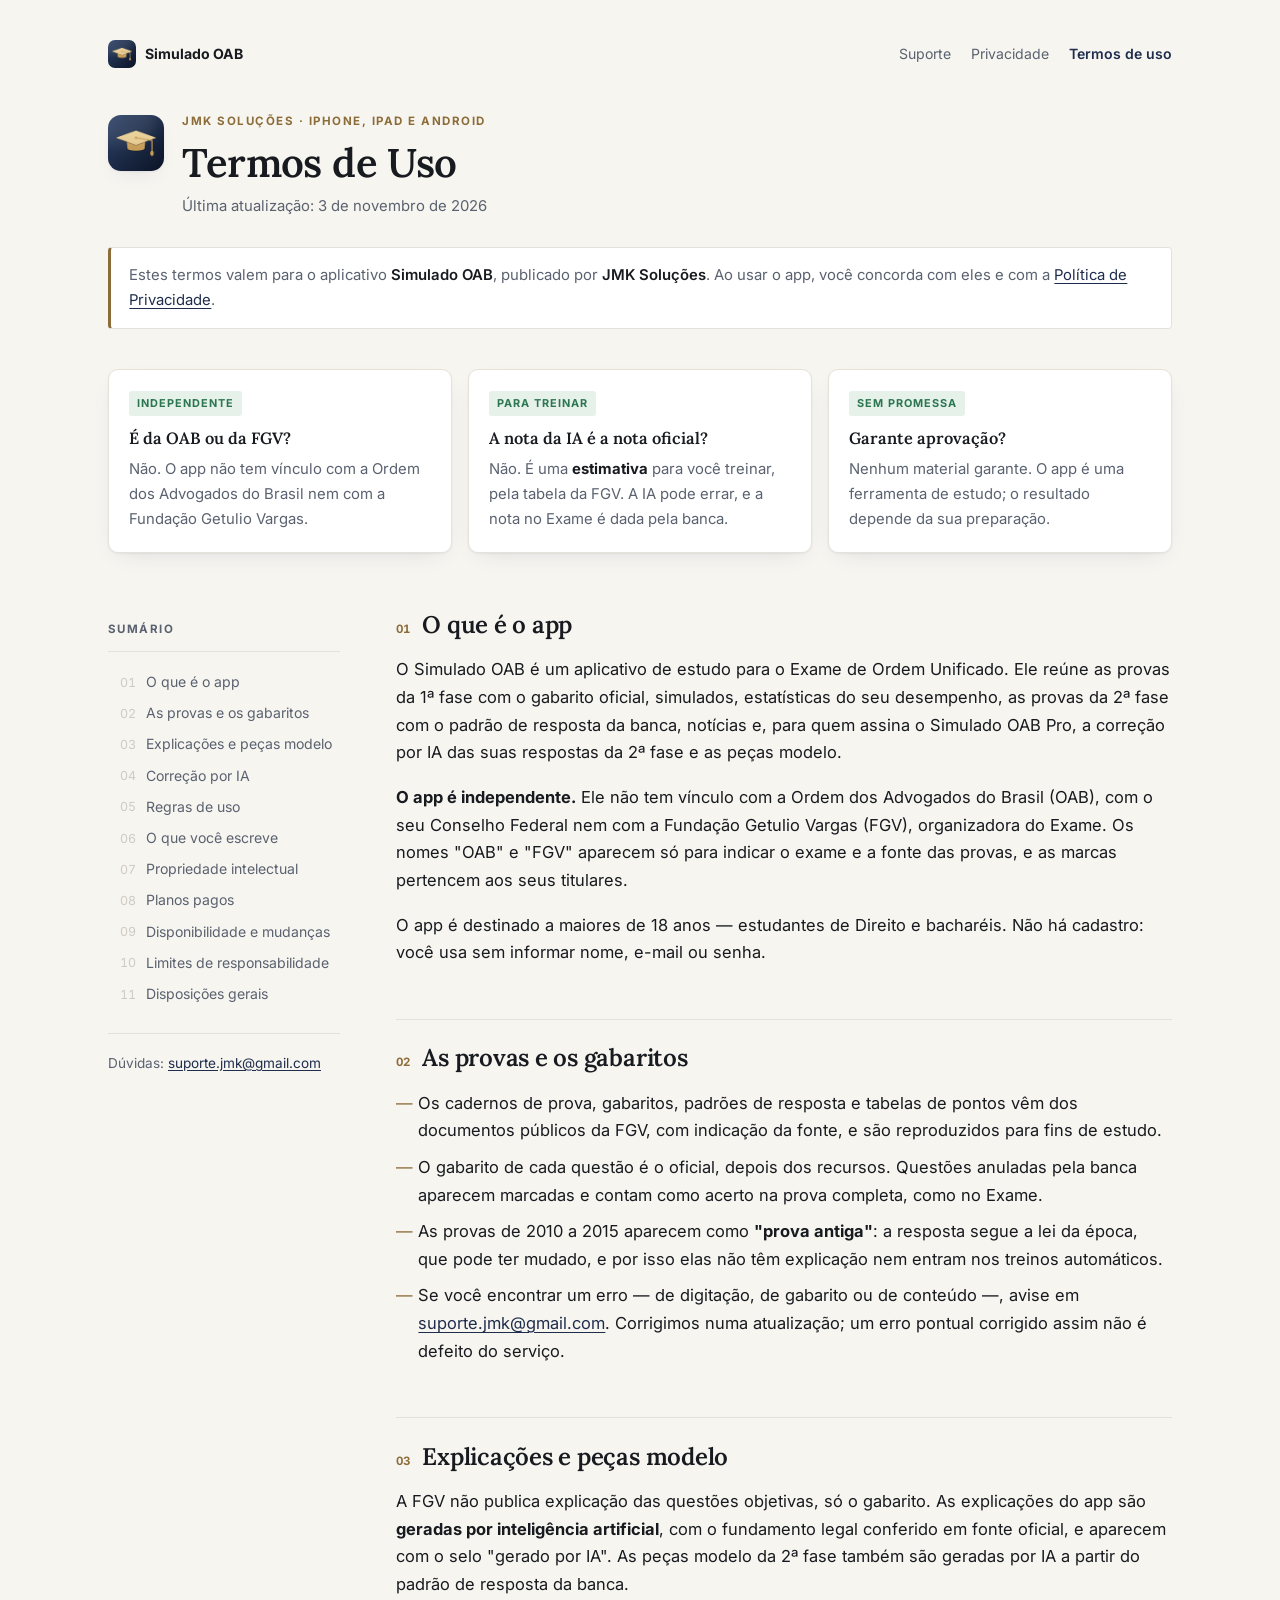
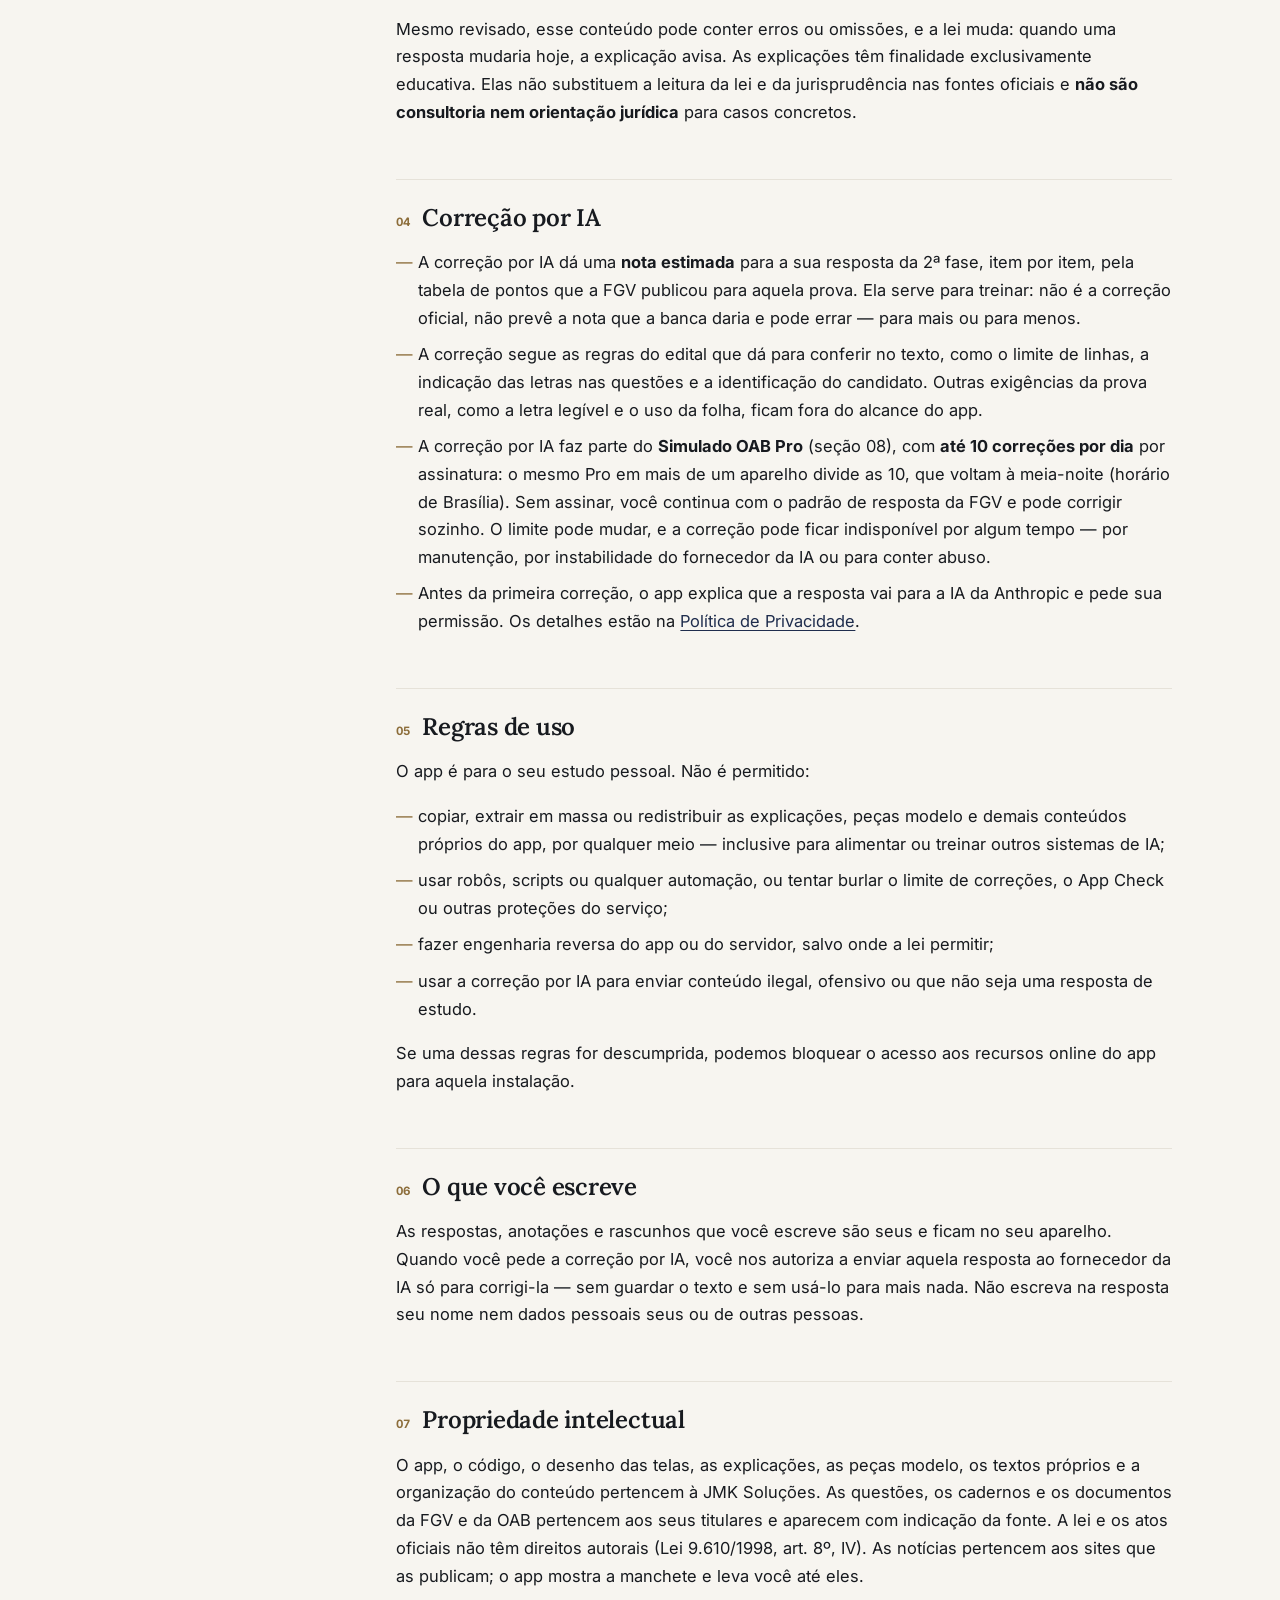
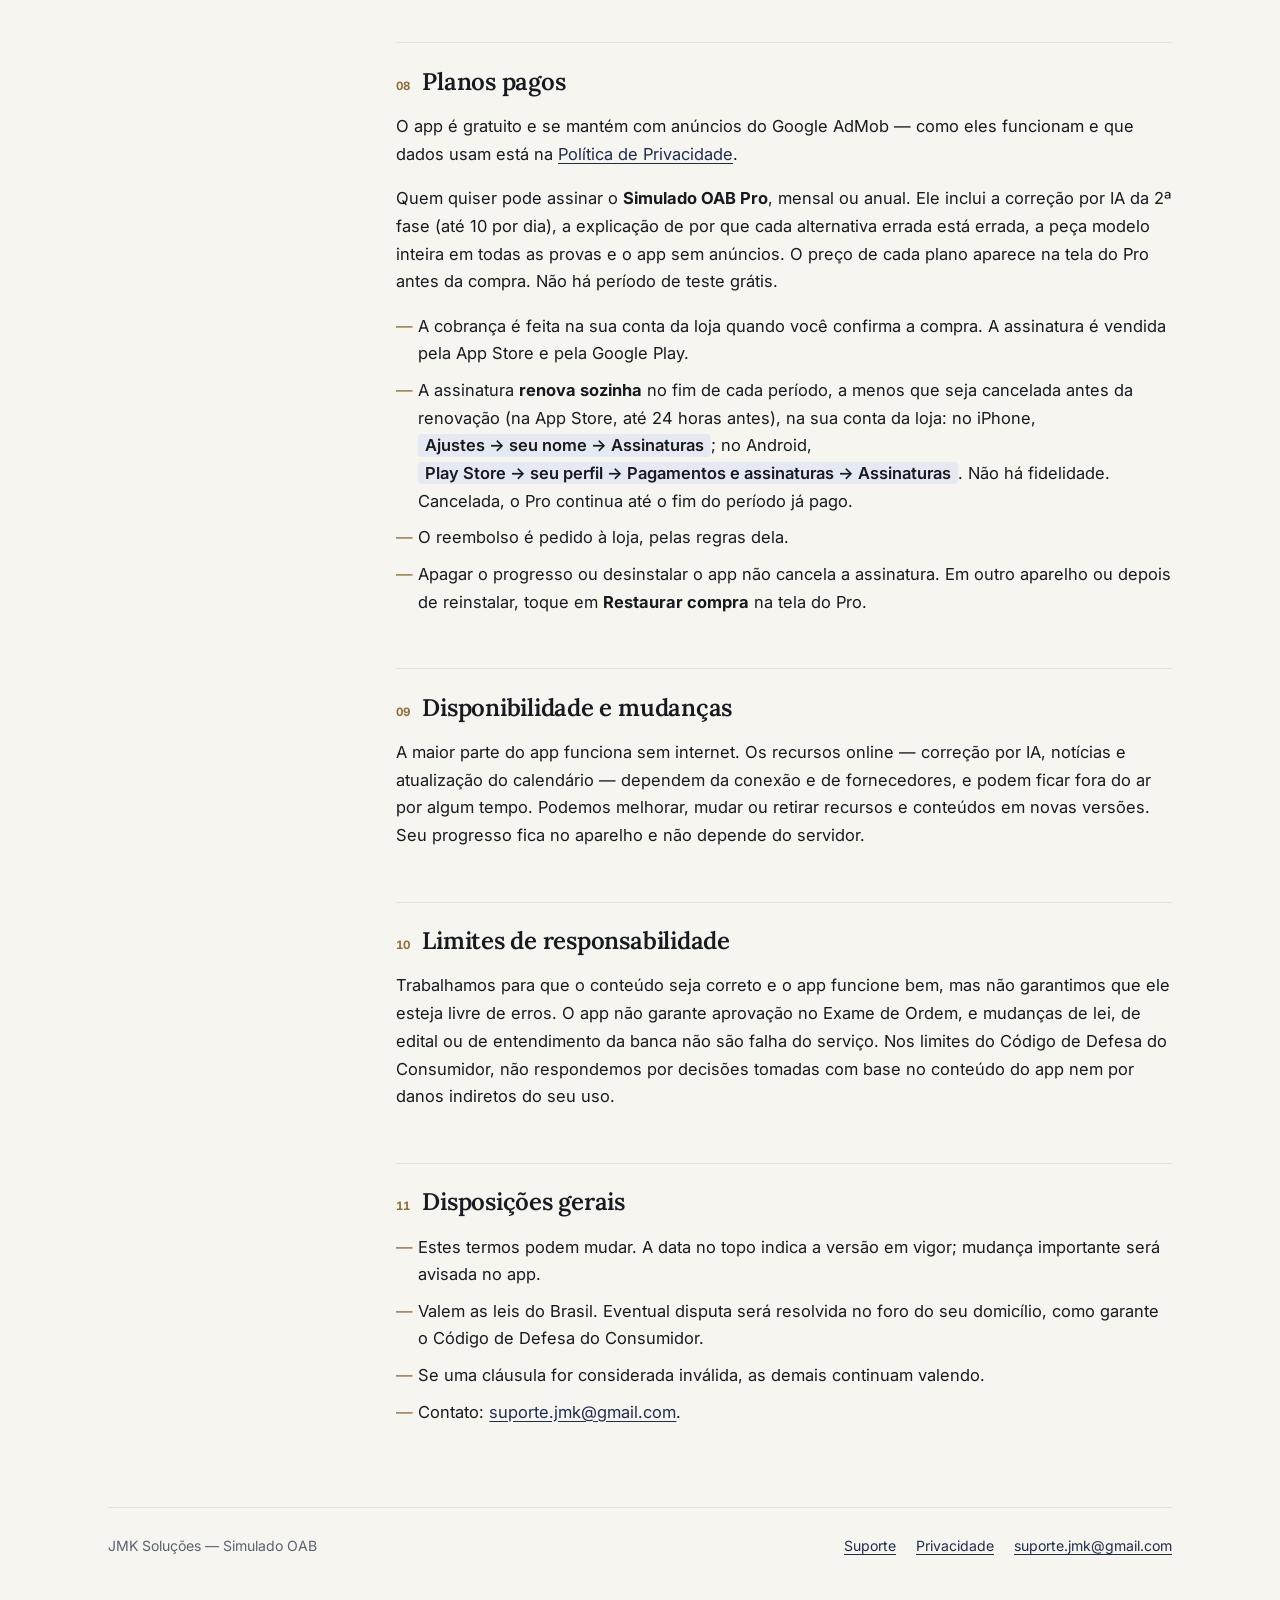
<file: termos-de-uso.html>
<!DOCTYPE html>
<html lang="pt-BR">
<head>
<meta charset="utf-8">
<meta name="viewport" content="width=device-width, initial-scale=1">
<title>Termos de Uso — Simulado OAB</title>
<meta name="description" content="Termos de uso do aplicativo Simulado OAB, da JMK Soluções: o que o app oferece, os limites da correção por IA e as regras de uso.">
<meta name="color-scheme" content="light dark">
<link rel="icon" href="icone.png">
<link rel="apple-touch-icon" href="icone.png">
<link rel="preconnect" href="https://fonts.googleapis.com">
<link rel="preconnect" href="https://fonts.gstatic.com" crossorigin>
<link href="https://fonts.googleapis.com/css2?family=Inter:wght@400;500;600;700&family=Lora:wght@500;600;700&display=swap" rel="stylesheet">
<link rel="stylesheet" href="estilo.css?v=2">
</head>
<body>
<div class="pagina">

<nav class="navega" aria-label="Páginas do Simulado OAB">
  <a class="marca-app" href="./"><img src="icone.png" alt="">Simulado OAB</a>
  <a href="./">Suporte</a>
  <a href="privacy-policy.html">Privacidade</a>
  <a href="termos-de-uso.html" aria-current="page">Termos de uso</a>
</nav>

<header class="topo">
  <img class="selo" src="icone.png" alt="Ícone do Simulado OAB">
  <div>
    <p class="sobrescrito">JMK Soluções · iPhone, iPad e Android</p>
    <h1>Termos de Uso</h1>
    <p class="data">Última atualização: 3 de novembro de 2026</p>
  </div>
</header>

<p class="aplica">
  Estes termos valem para o aplicativo <strong>Simulado OAB</strong>,
  publicado por <strong>JMK Soluções</strong>. Ao usar o app, você concorda
  com eles e com a <a href="privacy-policy.html">Política de Privacidade</a>.
</p>

<div class="rapidas">
  <div class="rapida">
    <span class="veredito">Independente</span>
    <h2>É da OAB ou da FGV?</h2>
    <p>Não. O app não tem vínculo com a Ordem dos Advogados do Brasil nem com
    a Fundação Getulio Vargas.</p>
  </div>
  <div class="rapida">
    <span class="veredito">Para treinar</span>
    <h2>A nota da IA é a nota oficial?</h2>
    <p>Não. É uma <strong>estimativa</strong> para você treinar, pela tabela
    da FGV. A IA pode errar, e a nota no Exame é dada pela banca.</p>
  </div>
  <div class="rapida">
    <span class="veredito">Sem promessa</span>
    <h2>Garante aprovação?</h2>
    <p>Nenhum material garante. O app é uma ferramenta de estudo; o resultado
    depende da sua preparação.</p>
  </div>
</div>

<div class="corpo">

  <details class="sumario" id="sumario" open>
    <summary>Sumário</summary>
    <nav aria-label="Sumário">
      <ol>
        <li><a href="#app">O que é o app</a></li>
        <li><a href="#conteudo">As provas e os gabaritos</a></li>
        <li><a href="#explicacoes">Explicações e peças modelo</a></li>
        <li><a href="#ia">Correção por IA</a></li>
        <li><a href="#uso">Regras de uso</a></li>
        <li><a href="#seu-texto">O que você escreve</a></li>
        <li><a href="#propriedade">Propriedade intelectual</a></li>
        <li><a href="#planos">Planos pagos</a></li>
        <li><a href="#disponibilidade">Disponibilidade e mudanças</a></li>
        <li><a href="#responsabilidade">Limites de responsabilidade</a></li>
        <li><a href="#geral">Disposições gerais</a></li>
      </ol>
    </nav>
    <p class="contato-lateral">
      Dúvidas: <a href="mailto:suporte.jmk@gmail.com">suporte.jmk@gmail.com</a>
    </p>
  </details>

  <main class="texto">

    <section id="app">
      <h2><span class="num">01</span> O que é o app</h2>
      <p>
        O Simulado OAB é um aplicativo de estudo para o Exame de Ordem
        Unificado. Ele reúne as provas da 1ª fase com o gabarito oficial,
        simulados, estatísticas do seu desempenho, as provas da 2ª fase com o
        padrão de resposta da banca, notícias e, para quem assina o Simulado
        OAB Pro, a correção por IA das suas respostas da 2ª fase e as peças
        modelo.
      </p>
      <p>
        <strong>O app é independente.</strong> Ele não tem vínculo com a Ordem
        dos Advogados do Brasil (OAB), com o seu Conselho Federal nem com a
        Fundação Getulio Vargas (FGV), organizadora do Exame. Os nomes "OAB" e
        "FGV" aparecem só para indicar o exame e a fonte das provas, e as
        marcas pertencem aos seus titulares.
      </p>
      <p>
        O app é destinado a maiores de 18 anos — estudantes de Direito e
        bacharéis. Não há cadastro: você usa sem informar nome, e-mail ou
        senha.
      </p>
    </section>

    <section id="conteudo">
      <h2><span class="num">02</span> As provas e os gabaritos</h2>
      <ul>
        <li>Os cadernos de prova, gabaritos, padrões de resposta e tabelas de
          pontos vêm dos documentos públicos da FGV, com indicação da fonte, e
          são reproduzidos para fins de estudo.</li>
        <li>O gabarito de cada questão é o oficial, depois dos recursos.
          Questões anuladas pela banca aparecem marcadas e contam como acerto
          na prova completa, como no Exame.</li>
        <li>As provas de 2010 a 2015 aparecem como <strong>"prova
          antiga"</strong>: a resposta segue a lei da época, que pode ter
          mudado, e por isso elas não têm explicação nem entram nos treinos
          automáticos.</li>
        <li>Se você encontrar um erro — de digitação, de gabarito ou de
          conteúdo —, avise em
          <a href="mailto:suporte.jmk@gmail.com">suporte.jmk@gmail.com</a>.
          Corrigimos numa atualização; um erro pontual corrigido assim não é
          defeito do serviço.</li>
      </ul>
    </section>

    <section id="explicacoes">
      <h2><span class="num">03</span> Explicações e peças modelo</h2>
      <p>
        A FGV não publica explicação das questões objetivas, só o gabarito. As
        explicações do app são <strong>geradas por inteligência
        artificial</strong>, com o fundamento legal conferido em fonte oficial,
        e aparecem com o selo "gerado por IA". As peças modelo da 2ª fase
        também são geradas por IA a partir do padrão de resposta da banca.
      </p>
      <p>
        Mesmo revisado, esse conteúdo pode conter erros ou omissões, e a lei
        muda: quando uma resposta mudaria hoje, a explicação avisa. As
        explicações têm finalidade exclusivamente educativa. Elas não
        substituem a leitura da lei e da jurisprudência nas fontes oficiais e
        <strong>não são consultoria nem orientação jurídica</strong> para casos
        concretos.
      </p>
    </section>

    <section id="ia">
      <h2><span class="num">04</span> Correção por IA</h2>
      <ul>
        <li>A correção por IA dá uma <strong>nota estimada</strong> para a sua
          resposta da 2ª fase, item por item, pela tabela de pontos que a FGV
          publicou para aquela prova. Ela serve para treinar: não é a correção
          oficial, não prevê a nota que a banca daria e pode errar — para mais
          ou para menos.</li>
        <li>A correção segue as regras do edital que dá para conferir no
          texto, como o limite de linhas, a indicação das letras nas questões e
          a identificação do candidato. Outras exigências da prova real, como
          a letra legível e o uso da folha, ficam fora do alcance do app.</li>
        <li>A correção por IA faz parte do <strong>Simulado OAB Pro</strong>
          (seção 08), com <strong>até 10 correções por dia</strong> por
          assinatura: o mesmo Pro em mais de um aparelho divide as 10, que
          voltam à meia-noite (horário de Brasília). Sem assinar, você continua
          com o padrão de resposta da FGV e pode corrigir sozinho. O limite
          pode mudar, e a correção pode ficar indisponível por algum tempo —
          por manutenção, por instabilidade do fornecedor da IA ou para conter
          abuso.</li>
        <li>Antes da primeira correção, o app explica que a resposta vai para
          a IA da Anthropic e pede sua permissão. Os detalhes estão na
          <a href="privacy-policy.html#ia">Política de Privacidade</a>.</li>
      </ul>
    </section>

    <section id="uso">
      <h2><span class="num">05</span> Regras de uso</h2>
      <p>O app é para o seu estudo pessoal. Não é permitido:</p>
      <ul>
        <li>copiar, extrair em massa ou redistribuir as explicações, peças
          modelo e demais conteúdos próprios do app, por qualquer meio —
          inclusive para alimentar ou treinar outros sistemas de IA;</li>
        <li>usar robôs, scripts ou qualquer automação, ou tentar burlar o
          limite de correções, o App Check ou outras proteções do serviço;</li>
        <li>fazer engenharia reversa do app ou do servidor, salvo onde a lei
          permitir;</li>
        <li>usar a correção por IA para enviar conteúdo ilegal, ofensivo ou
          que não seja uma resposta de estudo.</li>
      </ul>
      <p>
        Se uma dessas regras for descumprida, podemos bloquear o acesso aos
        recursos online do app para aquela instalação.
      </p>
    </section>

    <section id="seu-texto">
      <h2><span class="num">06</span> O que você escreve</h2>
      <p>
        As respostas, anotações e rascunhos que você escreve são seus e ficam
        no seu aparelho. Quando você pede a correção por IA, você nos autoriza
        a enviar aquela resposta ao fornecedor da IA só para corrigi-la — sem
        guardar o texto e sem usá-lo para mais nada. Não escreva na resposta
        seu nome nem dados pessoais seus ou de outras pessoas.
      </p>
    </section>

    <section id="propriedade">
      <h2><span class="num">07</span> Propriedade intelectual</h2>
      <p>
        O app, o código, o desenho das telas, as explicações, as peças modelo,
        os textos próprios e a organização do conteúdo pertencem à JMK
        Soluções. As questões, os cadernos e os documentos da FGV e da OAB
        pertencem aos seus titulares e aparecem com indicação da fonte. A lei
        e os atos oficiais não têm direitos autorais (Lei 9.610/1998, art. 8º,
        IV). As notícias pertencem aos sites que as publicam; o app mostra a
        manchete e leva você até eles.
      </p>
    </section>

    <section id="planos">
      <h2><span class="num">08</span> Planos pagos</h2>
      <p>
        O app é gratuito e se mantém com anúncios do Google AdMob — como
        eles funcionam e que dados usam está na
        <a href="privacy-policy.html#anuncios">Política de Privacidade</a>.
      </p>
      <p>
        Quem quiser pode assinar o <strong>Simulado OAB Pro</strong>, mensal
        ou anual. Ele inclui a correção por IA da 2ª fase (até 10 por dia), a
        explicação de por que cada alternativa errada está errada, a peça
        modelo inteira em todas as provas e o app sem anúncios. O preço de cada plano aparece na tela do Pro antes da compra.
        Não há período de teste grátis.
      </p>
      <ul>
        <li>A cobrança é feita na sua conta da loja quando você confirma a
          compra. A assinatura é vendida pela App Store e pela Google Play.</li>
        <li>A assinatura <strong>renova sozinha</strong> no fim de cada
          período, a menos que seja cancelada antes da renovação (na App Store,
          até 24 horas antes), na sua conta da loja: no iPhone,
          <span class="caminho">Ajustes → seu nome → Assinaturas</span>; no
          Android, <span class="caminho">Play Store → seu perfil → Pagamentos e
          assinaturas → Assinaturas</span>. Não há fidelidade. Cancelada, o Pro
          continua até o fim do período já pago.</li>
        <li>O reembolso é pedido à loja, pelas regras dela.</li>
        <li>Apagar o progresso ou desinstalar o app não cancela a assinatura.
          Em outro aparelho ou depois de reinstalar, toque em
          <strong>Restaurar compra</strong> na tela do Pro.</li>
      </ul>
    </section>

    <section id="disponibilidade">
      <h2><span class="num">09</span> Disponibilidade e mudanças</h2>
      <p>
        A maior parte do app funciona sem internet. Os recursos online —
        correção por IA, notícias e atualização do calendário — dependem da
        conexão e de fornecedores, e podem ficar fora do ar por algum tempo.
        Podemos melhorar, mudar ou retirar recursos e conteúdos em novas
        versões. Seu progresso fica no aparelho e não depende do servidor.
      </p>
    </section>

    <section id="responsabilidade">
      <h2><span class="num">10</span> Limites de responsabilidade</h2>
      <p>
        Trabalhamos para que o conteúdo seja correto e o app funcione bem, mas
        não garantimos que ele esteja livre de erros. O app não garante
        aprovação no Exame de Ordem, e mudanças de lei, de edital ou de
        entendimento da banca não são falha do serviço. Nos limites do Código
        de Defesa do Consumidor, não respondemos por decisões tomadas com base
        no conteúdo do app nem por danos indiretos do seu uso.
      </p>
    </section>

    <section id="geral">
      <h2><span class="num">11</span> Disposições gerais</h2>
      <ul>
        <li>Estes termos podem mudar. A data no topo indica a versão em vigor;
          mudança importante será avisada no app.</li>
        <li>Valem as leis do Brasil. Eventual disputa será resolvida no foro
          do seu domicílio, como garante o Código de Defesa do Consumidor.</li>
        <li>Se uma cláusula for considerada inválida, as demais continuam
          valendo.</li>
        <li>Contato: <a href="mailto:suporte.jmk@gmail.com">suporte.jmk@gmail.com</a>.</li>
      </ul>
    </section>

  </main>
</div>

<footer>
  <span>JMK Soluções — Simulado OAB</span>
  <nav aria-label="Rodapé">
    <a href="./">Suporte</a>
    <a href="privacy-policy.html">Privacidade</a>
    <a href="mailto:suporte.jmk@gmail.com">suporte.jmk@gmail.com</a>
  </nav>
</footer>

</div>
<script src="sumario.js?v=2"></script>
</body>
</html>
</file>
<file: estilo.css>
/* ---------------------------------------------------------------------------
   Simulado OAB — páginas públicas (suporte, privacidade, termos).
   Paleta Marinho e a dupla Lora + Inter do próprio app (lib/theme.dart): quem
   chega aqui vindo da loja tem que reconhecer o mesmo azul e o mesmo dourado.
   --------------------------------------------------------------------------- */
:root {
  --marca:        #1F2D4D;
  --marca-fraca:  #E4E9F2;
  --ouro:         #8C6D3A;
  --ouro-fraco:   #F3EADB;
  --verde:        #2B7550;
  --verde-fraco:  #E5F1E9;
  --fundo:        #F7F5F0;
  --papel:        #FFFFFF;
  --caixa:        #F0EDE6;
  --tinta:        #171A1F;
  --tinta-fraca:  #5A6270;
  --linha:        #CFCBC2;
  --linha-fina:   #E6E2D9;
  --sombra:       0 1px 2px rgba(31,45,77,.06), 0 8px 24px -12px rgba(31,45,77,.16);
  color-scheme: light dark;
}
@media (prefers-color-scheme: dark) {
  :root {
    --marca:        #B4C6E8;
    --marca-fraca:  #243149;
    --ouro:         #D8BD8A;
    --ouro-fraco:   #3A3020;
    --verde:        #86CFA3;
    --verde-fraco:  #16352A;
    --fundo:        #0C1017;
    --papel:        #141922;
    --caixa:        #1A202B;
    --tinta:        #E8EAEE;
    --tinta-fraca:  #9AA3B0;
    --linha:        #353D4A;
    --linha-fina:   #232A35;
    --sombra:       0 1px 2px rgba(0,0,0,.4), 0 8px 24px -12px rgba(0,0,0,.6);
  }
}

* { box-sizing: border-box; }
html { scroll-behavior: smooth; }
@media (prefers-reduced-motion: reduce) { html { scroll-behavior: auto; } }

body {
  margin: 0;
  background: var(--fundo);
  color: var(--tinta);
  font-family: Inter, -apple-system, BlinkMacSystemFont, "Segoe UI", Roboto,
               "Helvetica Neue", Arial, sans-serif;
  font-size: 16.5px;
  line-height: 1.68;
  -webkit-text-size-adjust: 100%;
  -webkit-font-smoothing: antialiased;
}

.pagina {
  max-width: 1160px;
  margin: 0 auto;
  padding-block: clamp(1.25rem, 4vw, 2.5rem) 4rem;
  padding-inline: clamp(16px, 5vw, 48px);
}

/* --- Navegação entre as páginas ------------------------------------------ */
.navega {
  display: flex; flex-wrap: wrap; align-items: center; gap: .35rem 1.25rem;
  font-size: .88rem; margin-bottom: clamp(1.5rem, 4vw, 2.75rem);
}
.navega .marca-app {
  display: flex; align-items: center; gap: .55rem;
  font-weight: 700; color: var(--tinta); text-decoration: none; margin-right: auto;
}
.navega .marca-app img { width: 28px; height: 28px; border-radius: 7px; }
.navega a { color: var(--tinta-fraca); text-decoration: none; }
.navega a:hover { color: var(--tinta); }
.navega a[aria-current="page"] { color: var(--marca); font-weight: 600; }
/* No celular a marca fica numa linha e os três links juntos na de baixo —
   sem um deles sobrar sozinho. O ícone grande do cabeçalho sai: o da
   navegação já está ali em cima. */
@media (max-width: 560px) {
  .navega .marca-app { flex-basis: 100%; margin-bottom: .2rem; }
  .topo .selo { display: none; }
}

/* --- Cabeçalho ----------------------------------------------------------- */
.topo { display: flex; gap: 1.15rem; align-items: flex-start; }
.selo { flex: 0 0 auto; margin-top: .2rem; width: 56px; height: 56px; border-radius: 13px; box-shadow: var(--sombra); }
.sobrescrito {
  font-size: .72rem; font-weight: 700; letter-spacing: .13em;
  text-transform: uppercase; color: var(--ouro); margin: 0 0 .45rem;
}
h1 {
  font-family: Lora, Georgia, "Times New Roman", serif;
  font-weight: 600;
  font-size: clamp(1.7rem, 4.4vw, 2.5rem);
  line-height: 1.18;
  letter-spacing: -.015em;
  margin: 0 0 .5rem;
}
.data { color: var(--tinta-fraca); font-size: .93rem; margin: 0; }
.aplica {
  margin: 1.75rem 0 0;
  padding: .95rem 1.15rem;
  background: var(--papel);
  border: 1px solid var(--linha-fina);
  border-left: 3px solid var(--ouro);
  border-radius: 4px;
  font-size: .93rem;
  color: var(--tinta-fraca);
}
.aplica strong { color: var(--tinta); font-weight: 600; }

/* --- Respostas diretas --------------------------------------------------- */
.rapidas {
  display: grid;
  gap: 1rem;
  grid-template-columns: repeat(auto-fit, minmax(248px, 1fr));
  margin: 2.5rem 0 0;
}
.rapida {
  background: var(--papel);
  border: 1px solid var(--linha-fina);
  border-radius: 10px;
  padding: 1.15rem 1.25rem 1.25rem;
  box-shadow: var(--sombra);
}
.rapida h2 {
  font-family: Lora, Georgia, serif;
  font-size: 1.02rem; font-weight: 600;
  margin: 0 0 .5rem; padding: 0; border: 0;
  line-height: 1.35;
}
.rapida p { margin: 0; font-size: .93rem; color: var(--tinta-fraca); }
.rapida p strong { color: var(--tinta); }
.veredito {
  display: inline-block;
  font-size: .68rem; font-weight: 700; letter-spacing: .09em;
  text-transform: uppercase;
  padding: .2rem .5rem; border-radius: 3px;
  margin-bottom: .7rem;
  background: var(--verde-fraco); color: var(--verde);
}

/* --- Corpo em duas colunas ----------------------------------------------- */
.corpo { display: block; margin-top: 3.5rem; }
@media (min-width: 1000px) {
  .corpo {
    display: grid;
    grid-template-columns: 232px minmax(0, 1fr);
    gap: 3.5rem;
    align-items: start;
  }
}

/* --- Sumário -------------------------------------------------------------- */
.sumario { font-size: .88rem; }
@media (min-width: 1000px) {
  .sumario { position: sticky; top: 2rem; max-height: calc(100vh - 4rem); overflow-y: auto; }
}
.sumario > summary {
  font-size: .72rem; font-weight: 700; letter-spacing: .13em;
  text-transform: uppercase; color: var(--tinta-fraca);
  padding: .7rem 0; cursor: pointer; list-style: none;
  border-bottom: 1px solid var(--linha-fina);
}
.sumario > summary::-webkit-details-marker { display: none; }
.sumario > summary::marker { content: ""; }
.sumario > summary::after { content: " ▾"; color: var(--ouro); }
.sumario[open] > summary::after { content: " ▴"; }
@media (min-width: 1000px) {
  .sumario > summary { cursor: default; pointer-events: none; }
  .sumario > summary::after,
  .sumario[open] > summary::after { content: ""; }
}
.sumario ol { list-style: none; margin: .9rem 0 0; padding: 0; counter-reset: s; }
.sumario li { counter-increment: s; }
.sumario ol a {
  display: flex; gap: .6rem;
  padding: .36rem 0 .36rem .65rem;
  border-left: 2px solid transparent;
  color: var(--tinta-fraca); text-decoration: none;
  line-height: 1.4;
}
.sumario ol a::before {
  content: counter(s, decimal-leading-zero);
  font-variant-numeric: tabular-nums;
  font-size: .78rem; color: var(--linha); flex: 0 0 auto; padding-top: .1rem;
}
.sumario ol a:hover { color: var(--tinta); }
.sumario ol a.ativo { color: var(--marca); border-left-color: var(--ouro); font-weight: 600; }
.sumario ol a.ativo::before { color: var(--ouro); }
.contato-lateral {
  margin-top: 1.5rem; padding-top: 1.1rem;
  border-top: 1px solid var(--linha-fina);
  font-size: .85rem; color: var(--tinta-fraca);
}

/* --- Seções --------------------------------------------------------------- */
section { scroll-margin-top: 1.5rem; }
section + section { margin-top: 3.25rem; }
.texto h2 {
  font-family: Lora, Georgia, "Times New Roman", serif;
  font-size: clamp(1.25rem, 2.6vw, 1.5rem);
  font-weight: 600; line-height: 1.3;
  letter-spacing: -.01em;
  margin: 0 0 1rem;
  padding-top: 1.4rem;
  border-top: 1px solid var(--linha-fina);
  display: flex; gap: .8rem; align-items: baseline;
}
.texto section:first-of-type h2 { padding-top: 0; border-top: 0; }
.num {
  font-family: Inter, sans-serif;
  font-size: .72rem; font-weight: 700;
  color: var(--ouro); font-variant-numeric: tabular-nums;
  flex: 0 0 auto;
}
.texto h3 {
  font-family: Lora, Georgia, serif;
  font-size: 1.02rem; font-weight: 600;
  margin: 1.9rem 0 .6rem;
}
p { margin: 0 0 1.05rem; }
.texto ul { list-style: none; margin: 0 0 1.05rem; padding: 0; }
.texto ul li {
  position: relative; padding-left: 1.4rem; margin-bottom: .55rem;
}
.texto ul li::before {
  content: "—"; position: absolute; left: 0; color: var(--ouro);
}
a { color: var(--marca); text-underline-offset: .18em; overflow-wrap: anywhere; }
a:focus-visible, .sumario a:focus-visible, summary:focus-visible {
  outline: 2px solid var(--ouro); outline-offset: 3px; border-radius: 2px;
}
code {
  font-family: ui-monospace, SFMono-Regular, Menlo, Consolas, monospace;
  font-size: .88em; background: var(--caixa);
  padding: .1em .38em; border-radius: 4px;
}
.caminho {
  white-space: nowrap; font-weight: 600; color: var(--tinta);
  background: var(--marca-fraca);
  padding: .08em .42em; border-radius: 4px;
  box-decoration-break: clone; -webkit-box-decoration-break: clone;
}
.destaque {
  background: var(--papel);
  border: 1px solid var(--linha-fina);
  border-left: 3px solid var(--marca);
  border-radius: 4px;
  padding: .9rem 1.1rem;
  margin: 0 0 1.05rem;
}
.destaque p:last-child { margin-bottom: 0; }

/* --- Tabela da coleta ----------------------------------------------------- */
.envolve-tabela { margin: 0 0 1.05rem; }
table {
  width: 100%; border-collapse: collapse;
  background: var(--papel);
  border: 1px solid var(--linha-fina);
  border-radius: 10px;
  overflow: hidden;
  font-size: .9rem;
}
thead th {
  text-align: left; padding: .7rem .9rem;
  font-size: .68rem; font-weight: 700; letter-spacing: .09em;
  text-transform: uppercase; color: var(--tinta-fraca);
  background: var(--caixa);
  border-bottom: 1px solid var(--linha-fina);
}
tbody td { padding: .75rem .9rem; vertical-align: top; border-top: 1px solid var(--linha-fina); }
tbody tr:first-child td { border-top: 0; }
tbody td:first-child { font-weight: 500; }
.marca-situacao {
  display: inline-block; white-space: nowrap;
  font-size: .7rem; font-weight: 700; letter-spacing: .04em;
  padding: .2rem .5rem; border-radius: 3px;
}
.fica { background: var(--verde-fraco); color: var(--verde); }
.sai  { background: var(--ouro-fraco);  color: var(--ouro); }
.nao  { background: var(--caixa);       color: var(--tinta-fraca); }
.vazio { color: var(--linha); }

/* Em telas estreitas a tabela vira blocos: 4 colunas em 390px é ilegível, e
   rolagem horizontal dentro de um documento legal esconde justamente a
   informação que a pessoa veio buscar. */
@media (max-width: 720px) {
  table, thead, tbody, tr, td { display: block; width: 100%; }
  thead { display: none; }
  tbody tr {
    border-top: 1px solid var(--linha-fina);
    padding: .9rem .95rem;
  }
  tbody tr:first-child { border-top: 0; }
  tbody td { border: 0; padding: 0 0 .4rem; }
  tbody td:last-child { padding-bottom: 0; }
  tbody td::before {
    content: attr(data-rotulo);
    display: block;
    font-size: .64rem; font-weight: 700; letter-spacing: .09em;
    text-transform: uppercase; color: var(--tinta-fraca);
    margin-bottom: .1rem;
  }
  tbody td:first-child::before { content: ""; margin: 0; }
  tbody td:first-child { font-weight: 600; margin-bottom: .5rem; }
  td.esconde-vazio:has(.vazio) { display: none; }
}

/* --- Página de suporte ---------------------------------------------------- */
.heroi {
  display: grid; gap: 1.5rem; align-items: center;
  grid-template-columns: minmax(0, 1fr);
}
@media (min-width: 760px) {
  .heroi { grid-template-columns: minmax(0, 1fr) 260px; gap: 3rem; }
}
.heroi .lead { font-size: 1.08rem; color: var(--tinta-fraca); max-width: 38rem; }
.heroi .icone-grande {
  justify-self: center; width: 160px; height: 160px; border-radius: 36px;
  box-shadow: var(--sombra);
  animation: pousa .7s cubic-bezier(.2,.8,.2,1) both;
}
@keyframes pousa { from { opacity: 0; transform: translateY(14px) scale(.96); } }
@media (prefers-reduced-motion: reduce) { .heroi .icone-grande { animation: none; } }
.acoes { display: flex; flex-wrap: wrap; gap: .75rem; margin-top: 1.5rem; }
.botao {
  display: inline-flex; align-items: center; gap: .5rem;
  padding: .72rem 1.15rem; border-radius: 999px;
  font-weight: 600; font-size: .95rem; text-decoration: none;
  background: var(--marca); color: var(--fundo);
  transition: transform .15s ease, box-shadow .15s ease;
}
.botao:hover { transform: translateY(-1px); box-shadow: var(--sombra); }
.botao.secundario { background: transparent; color: var(--marca); border: 1px solid var(--linha); }

.perguntas { margin-top: 3.5rem; max-width: 52rem; }
.perguntas > h2 {
  font-family: Lora, Georgia, serif; font-size: clamp(1.25rem, 2.6vw, 1.5rem);
  font-weight: 600; margin: 0 0 1rem;
}
.pergunta {
  background: var(--papel);
  border: 1px solid var(--linha-fina);
  border-radius: 10px;
  margin-bottom: .65rem;
  overflow: hidden;
}
.pergunta > summary {
  cursor: pointer; list-style: none;
  padding: .95rem 1.15rem; font-weight: 600;
  display: flex; justify-content: space-between; gap: 1rem; align-items: baseline;
}
.pergunta > summary::-webkit-details-marker { display: none; }
.pergunta > summary::after { content: "+"; color: var(--ouro); font-weight: 700; transition: transform .2s ease; }
.pergunta[open] > summary::after { transform: rotate(45deg); }
.pergunta .resposta { padding: 0 1.15rem 1rem; color: var(--tinta-fraca); }
.pergunta .resposta p:last-child { margin-bottom: 0; }

/* --- Rodapé --------------------------------------------------------------- */
footer {
  margin-top: 4rem; padding-top: 1.6rem;
  border-top: 1px solid var(--linha-fina);
  color: var(--tinta-fraca); font-size: .88rem;
  display: flex; flex-wrap: wrap; gap: .5rem 1.5rem; justify-content: space-between;
}
footer nav { display: flex; flex-wrap: wrap; gap: .5rem 1.25rem; }
</file>
